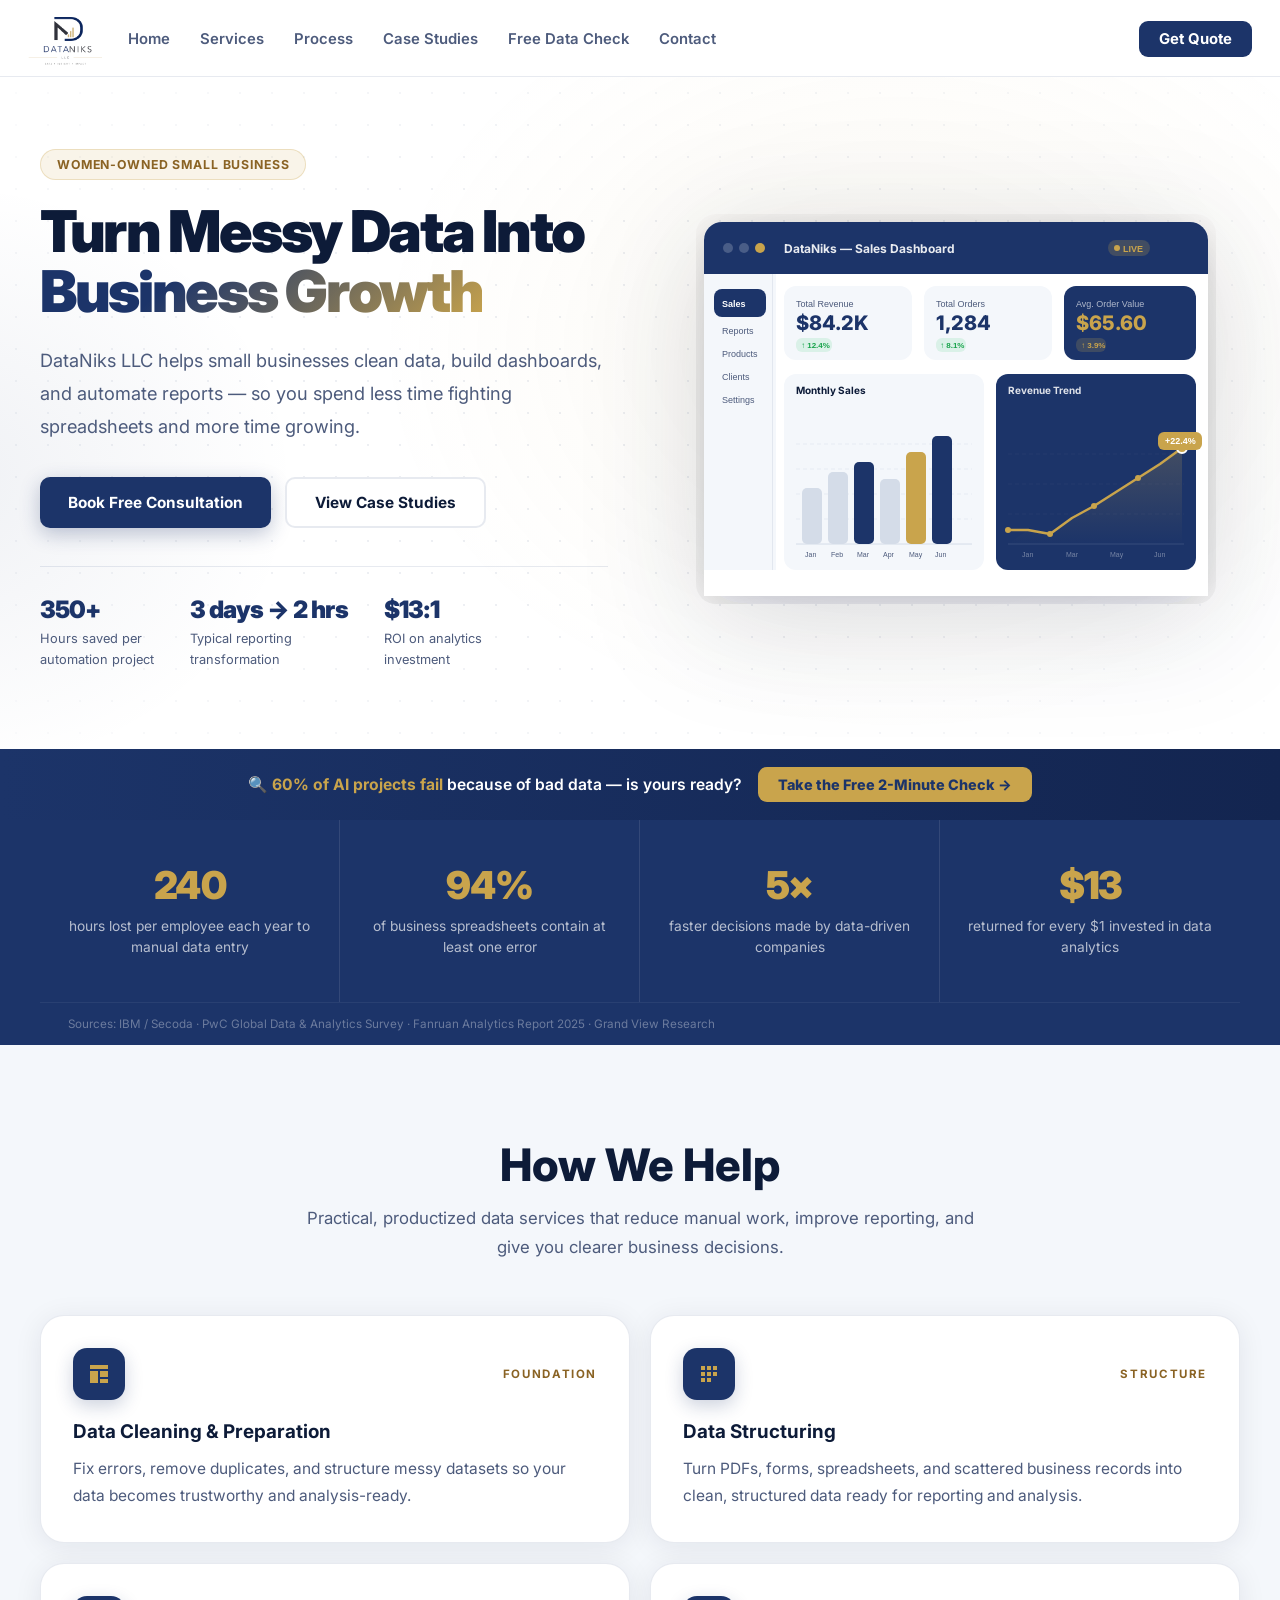
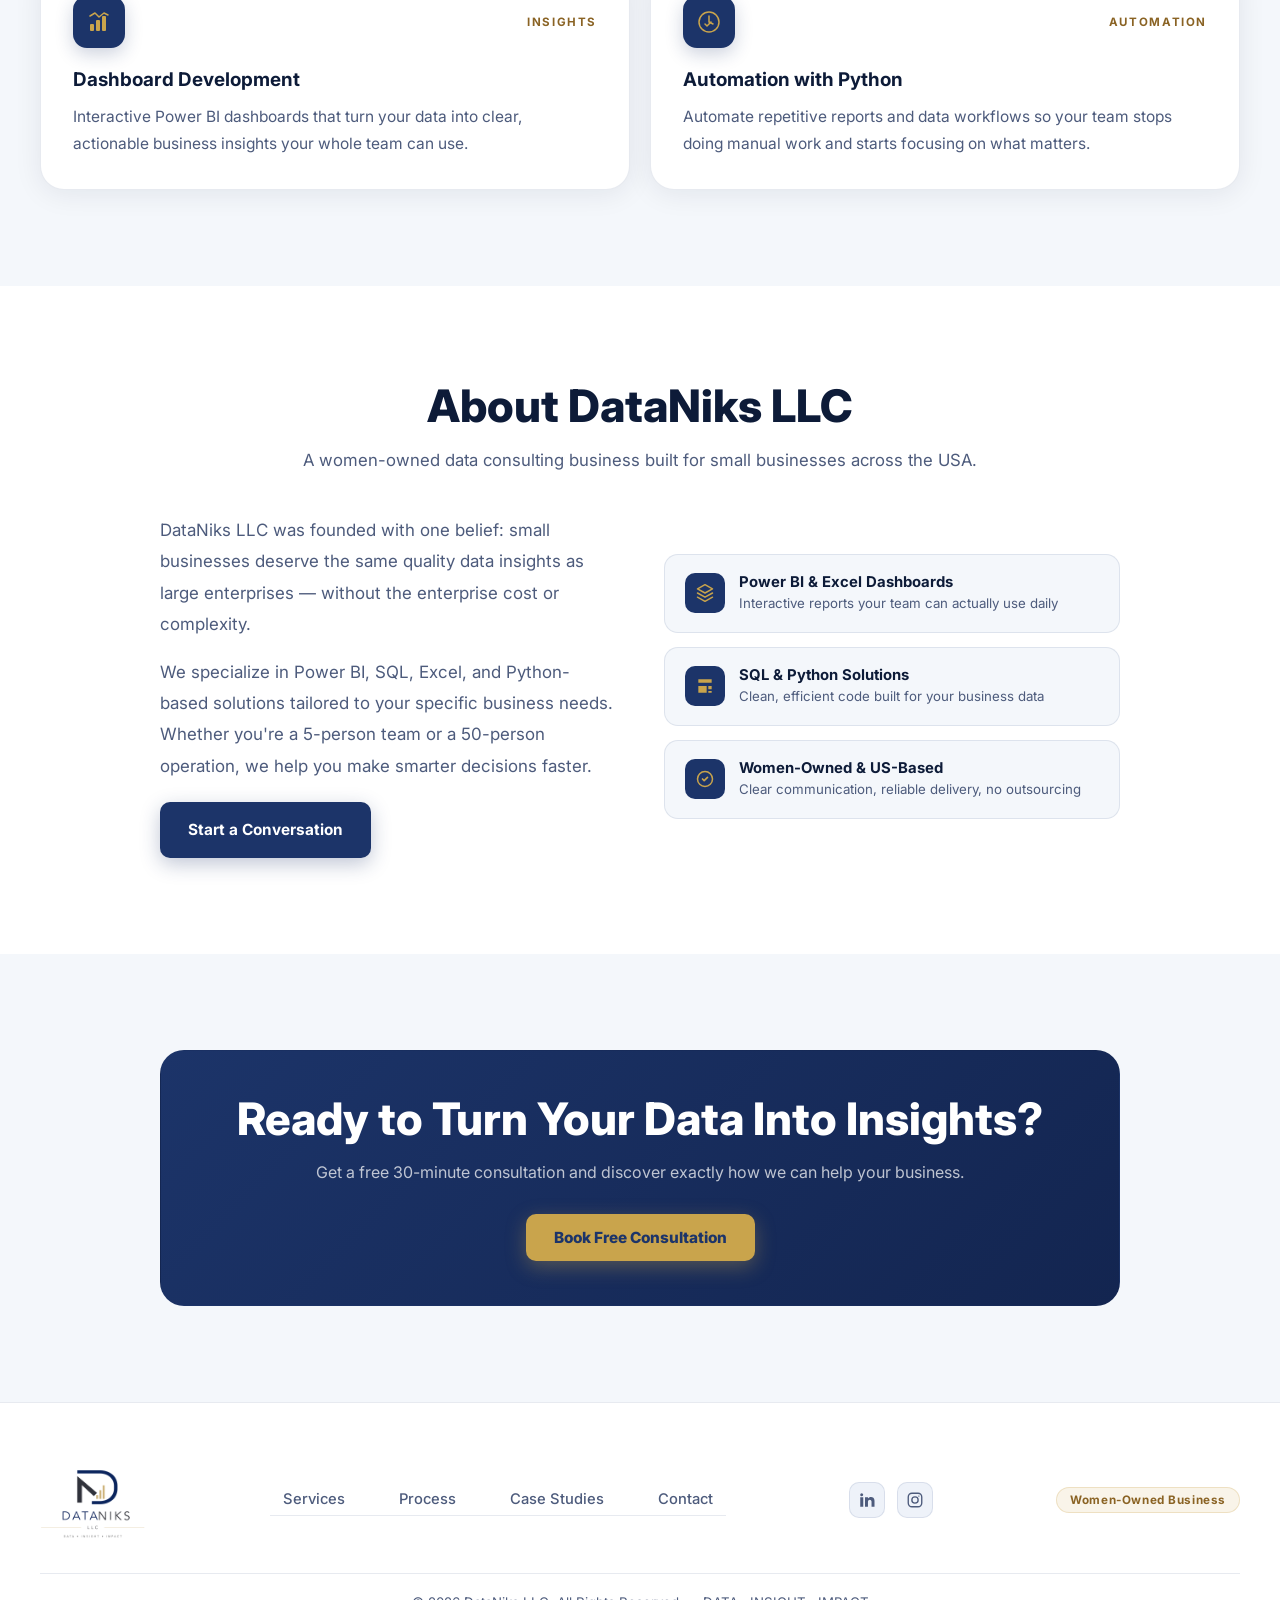
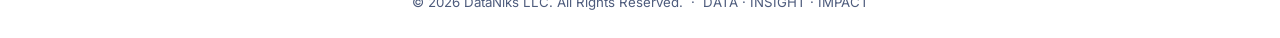
<file: index.html>
<!DOCTYPE html>
<html lang="en">
<head>
  <!-- Google tag (gtag.js) -->
<script async src="https://www.googletagmanager.com/gtag/js?id=G-20KFZWZDN9"></script>
<script>
  window.dataLayer = window.dataLayer || [];
  function gtag(){dataLayer.push(arguments);}
  gtag('js', new Date());

  gtag('config', 'G-20KFZWZDN9');
</script>
<meta charset="UTF-8">
<meta name="viewport" content="width=device-width, initial-scale=1">
<title>Data Analytics Services USA | Dashboard creation, SQL & Python | DataNiks LLC</title>
<meta name="description" content="DataNiks LLC — women-owned data analytics and business intelligence services for small businesses. Power BI dashboards, SQL data solutions, and Python automation.">
<meta name="keywords" content="data analytics services USA, Power BI dashboard developer, freelance data analyst, SQL data services, small business analytics, women-owned business">
<link rel="canonical" href="https://www.dataniks.com/">
<meta name="theme-color" content="#1C3469">

<link rel="icon" type="image/x-icon" href="favicon.ico">
<link rel="icon" type="image/png" sizes="32x32" href="favicon-32x32.png">
<link rel="icon" type="image/png" sizes="16x16" href="favicon-16x16.png">
<link rel="apple-touch-icon" sizes="180x180" href="apple-touch-icon.png">

<meta property="og:type" content="website">
<meta property="og:site_name" content="DataNiks LLC">
<meta property="og:title" content="Data Analytics Services USA | DataNiks LLC">
<meta property="og:description" content="Women-owned data analytics and business intelligence services for small businesses. Power BI dashboards, SQL data solutions, and Python automation.">
<meta property="og:url" content="https://www.dataniks.com/">
<meta property="og:image" content="https://www.dataniks.com/og-image.jpg">
<meta property="og:image:width" content="1200">
<meta property="og:image:height" content="630">
<meta name="twitter:card" content="summary_large_image">
<meta name="twitter:title" content="Data Analytics Services USA | DataNiks LLC">
<meta name="twitter:description" content="Women-owned data analytics and business intelligence services for small businesses. Power BI dashboards, SQL data solutions, and Python automation.">
<meta name="twitter:image" content="https://www.dataniks.com/og-image.jpg">

<script type="application/ld+json">
{
  "@context": "https://schema.org",
  "@type": "ProfessionalService",
  "name": "DataNiks LLC",
  "url": "https://www.dataniks.com/",
  "logo": "https://www.dataniks.com/logo.png",
  "image": "https://www.dataniks.com/og-image.jpg",
  "description": "Women-owned data analytics and business intelligence services for small businesses, including data cleaning, Power BI dashboards, SQL solutions, and Python automation.",
  "email": "datanikadmin@gmail.com",
  "areaServed": "US",
  "sameAs": [
    "https://www.linkedin.com/company/dataniks-llc/",
    "https://www.instagram.com/dataniks/"
  ]
}
</script>

<link rel="stylesheet" href="styles.css">
<style>
/* Page-specific hero adjustments */
.hero-text h1{text-align:left}
.hero-text p{text-align:left}
/* Service cards on homepage keep dark inner background */
.service-card{background:var(--panel)}
/* Data check promo banner */
.promo-banner{
  background:linear-gradient(90deg,var(--navy),var(--navy-dark));
  padding:18px 20px;
}
.promo-inner{
  max-width:1200px;margin:0 auto;
  display:flex;align-items:center;justify-content:center;gap:16px;
  flex-wrap:wrap;text-align:center;
}
.promo-inner p{color:#fff;font-weight:600;font-size:.98rem;margin:0}
.promo-inner strong{color:var(--gold)}
.promo-inner a{
  background:var(--gold);color:var(--navy);font-weight:800;
  padding:9px 20px;border-radius:9px;font-size:.9rem;
  white-space:nowrap;transition:background .15s,transform .15s;
}
.promo-inner a:hover{background:var(--gold-light);transform:translateY(-1px)}
/* About section */
.about-inner{display:grid;grid-template-columns:1fr 1fr;gap:48px;align-items:center;max-width:960px;margin:0 auto}
.about-inner p{font-size:1.06rem;line-height:1.85;color:var(--text-secondary);margin-bottom:16px}
.about-inner p:last-child{margin-bottom:0}
.about-badges{display:flex;flex-direction:column;gap:14px}
.about-badge-item{
  display:flex;align-items:flex-start;gap:14px;
  padding:18px 20px;border-radius:14px;
  background:var(--bg);border:1px solid var(--border);
}
.ab-icon{
  width:40px;height:40px;border-radius:10px;
  background:var(--navy);display:grid;place-items:center;
  flex-shrink:0;
}
.ab-title{font-size:.93rem;font-weight:700;color:var(--text-primary);margin-bottom:3px}
.ab-desc{font-size:.83rem;color:var(--text-secondary);line-height:1.5}
@media(max-width:860px){.about-inner{grid-template-columns:1fr}}
</style>
</head>
<body class="light">

<nav>
  <ul>
    <li class="nav-brand"><a href="index.html"><img src="logo.png" alt="DataNiks LLC" class="nav-logo"></a></li>
    <li class="nav-toggle-wrap"><button class="nav-toggle" aria-label="Toggle menu" aria-expanded="false"><span></span><span></span><span></span></button></li>
    <li><a href="index.html">Home</a></li>
    <li><a href="DataNiks-services.html">Services</a></li>
    <li><a href="DataNiks-process.html">Process</a></li>
    <li><a href="DataNiks-cases.html">Case Studies</a></li>
    <li><a href="DataNiks-data-check.html">Free Data Check</a></li>
    <li><a href="DataNiks-contact.html">Contact</a></li>
    <li class="nav-spacer"></li>
    <li><a class="nav-cta" href="DataNiks-contact.html">Get Quote</a></li>
  </ul>
</nav>

<!-- ── HERO ── -->
<section class="hero">
  <div class="section-inner hero-grid">

    <div class="hero-text">
      <span class="trust-badge">Women-Owned Small Business</span>
      <h1>Turn Messy Data Into<br><span class="hl">Business Growth</span></h1>
      <p>DataNiks LLC helps small businesses clean data, build dashboards, and automate reports — so you spend less time fighting spreadsheets and more time growing.</p>
      <div class="hero-actions">
        <a class="btn btn-primary" href="DataNiks-contact.html">Book Free Consultation</a>
        <a class="btn btn-secondary" href="DataNiks-cases.html">View Case Studies</a>
      </div>
      <div class="hero-proof">
        <div class="proof-item">
          <span class="proof-num">350+</span>
          <span class="proof-label">Hours saved per<br>automation project</span>
        </div>
        <div class="proof-item">
          <span class="proof-num">3 days → 2 hrs</span>
          <span class="proof-label">Typical reporting<br>transformation</span>
        </div>
        <div class="proof-item">
          <span class="proof-num">$13:1</span>
          <span class="proof-label">ROI on analytics<br>investment</span>
        </div>
      </div>
    </div>

    <div class="hero-visual">
      <!-- Dashboard Illustration -->
      <svg class="dash-svg" viewBox="0 0 520 390" xmlns="http://www.w3.org/2000/svg">
        <defs>
          <linearGradient id="areaG" x1="0" y1="0" x2="0" y2="1">
            <stop offset="0%" stop-color="#C9A44C" stop-opacity="0.22"/>
            <stop offset="100%" stop-color="#C9A44C" stop-opacity="0"/>
          </linearGradient>
          <filter id="cardShadow" x="-5%" y="-5%" width="110%" height="120%">
            <feDropShadow dx="0" dy="8" stdDeviation="20" flood-color="#0D1B38" flood-opacity="0.14"/>
          </filter>
        </defs>

        <!-- Main card -->
        <rect x="8" y="8" width="504" height="374" rx="18" fill="white" filter="url(#cardShadow)"/>

        <!-- Header bar -->
        <rect x="8" y="8" width="504" height="52" rx="18" fill="#1C3469"/>
        <rect x="8" y="40" width="504" height="20" fill="#1C3469"/>

        <!-- Window dots -->
        <circle cx="32" cy="34" r="5" fill="rgba(255,255,255,.2)"/>
        <circle cx="48" cy="34" r="5" fill="rgba(255,255,255,.2)"/>
        <circle cx="64" cy="34" r="5" fill="#C9A44C"/>

        <!-- Header title -->
        <text x="88" y="39" fill="rgba(255,255,255,.9)" font-size="12" font-family="Inter,Arial,sans-serif" font-weight="700">DataNiks — Sales Dashboard</text>
        <!-- Live badge -->
        <rect x="412" y="26" width="42" height="16" rx="8" fill="rgba(201,164,76,.22)"/>
        <circle cx="421" cy="34" r="3" fill="#C9A44C"/>
        <text x="427" y="38" fill="#C9A44C" font-size="9" font-family="Arial,sans-serif" font-weight="700">LIVE</text>

        <!-- Left sidebar -->
        <rect x="8" y="60" width="72" height="322" fill="#F4F7FB" rx="0"/>
        <rect x="76" y="60" width="1" height="322" fill="rgba(28,52,105,.08)"/>
        <!-- Sidebar nav items -->
        <rect x="18" y="75" width="52" height="28" rx="8" fill="#1C3469"/>
        <text x="26" y="93" fill="white" font-size="9" font-family="Arial,sans-serif" font-weight="600">Sales</text>
        <text x="26" y="120" fill="#4D5B7C" font-size="9" font-family="Arial,sans-serif">Reports</text>
        <text x="26" y="143" fill="#4D5B7C" font-size="9" font-family="Arial,sans-serif">Products</text>
        <text x="26" y="166" fill="#4D5B7C" font-size="9" font-family="Arial,sans-serif">Clients</text>
        <text x="26" y="189" fill="#4D5B7C" font-size="9" font-family="Arial,sans-serif">Settings</text>

        <!-- ── KPI CARDS ROW ── -->
        <!-- KPI 1: Revenue -->
        <rect x="88" y="72" width="128" height="74" rx="12" fill="#F4F7FB"/>
        <text x="100" y="93" fill="#4D5B7C" font-size="9" font-family="Arial,sans-serif">Total Revenue</text>
        <text x="100" y="116" fill="#1C3469" font-size="20" font-family="Inter,Arial,sans-serif" font-weight="800">$84.2K</text>
        <rect x="100" y="124" width="36" height="14" rx="6" fill="rgba(34,197,94,.12)"/>
        <text x="105" y="134" fill="#16A34A" font-size="8" font-family="Arial,sans-serif" font-weight="700">↑ 12.4%</text>

        <!-- KPI 2: Orders -->
        <rect x="228" y="72" width="128" height="74" rx="12" fill="#F4F7FB"/>
        <text x="240" y="93" fill="#4D5B7C" font-size="9" font-family="Arial,sans-serif">Total Orders</text>
        <text x="240" y="116" fill="#1C3469" font-size="20" font-family="Inter,Arial,sans-serif" font-weight="800">1,284</text>
        <rect x="240" y="124" width="30" height="14" rx="6" fill="rgba(34,197,94,.12)"/>
        <text x="244" y="134" fill="#16A34A" font-size="8" font-family="Arial,sans-serif" font-weight="700">↑ 8.1%</text>

        <!-- KPI 3: Avg Order (highlighted in navy) -->
        <rect x="368" y="72" width="132" height="74" rx="12" fill="#1C3469"/>
        <text x="380" y="93" fill="rgba(255,255,255,.65)" font-size="9" font-family="Arial,sans-serif">Avg. Order Value</text>
        <text x="380" y="116" fill="#C9A44C" font-size="20" font-family="Inter,Arial,sans-serif" font-weight="800">$65.60</text>
        <rect x="380" y="124" width="30" height="14" rx="6" fill="rgba(201,164,76,.2)"/>
        <text x="385" y="134" fill="#C9A44C" font-size="8" font-family="Arial,sans-serif" font-weight="700">↑ 3.9%</text>

        <!-- ── BAR CHART ── -->
        <rect x="88" y="160" width="200" height="196" rx="12" fill="#F4F7FB"/>
        <text x="100" y="180" fill="#0D1B38" font-size="10" font-family="Inter,Arial,sans-serif" font-weight="700">Monthly Sales</text>

        <!-- Grid lines -->
        <line x1="100" y1="330" x2="276" y2="330" stroke="#D4DCE8" stroke-width="1"/>
        <line x1="100" y1="305" x2="276" y2="305" stroke="#D4DCE8" stroke-width="0.5" stroke-dasharray="4,3"/>
        <line x1="100" y1="280" x2="276" y2="280" stroke="#D4DCE8" stroke-width="0.5" stroke-dasharray="4,3"/>
        <line x1="100" y1="255" x2="276" y2="255" stroke="#D4DCE8" stroke-width="0.5" stroke-dasharray="4,3"/>
        <line x1="100" y1="230" x2="276" y2="230" stroke="#D4DCE8" stroke-width="0.5" stroke-dasharray="4,3"/>

        <!-- Bars Jan–Jun -->
        <rect x="106" y="274" width="20" height="56" rx="5" fill="#D4DCE8"/>
        <text x="109" y="343" fill="#4D5B7C" font-size="7" font-family="Arial">Jan</text>
        <rect x="132" y="258" width="20" height="72" rx="5" fill="#D4DCE8"/>
        <text x="135" y="343" fill="#4D5B7C" font-size="7" font-family="Arial">Feb</text>
        <rect x="158" y="248" width="20" height="82" rx="5" fill="#1C3469"/>
        <text x="161" y="343" fill="#4D5B7C" font-size="7" font-family="Arial">Mar</text>
        <rect x="184" y="265" width="20" height="65" rx="5" fill="#D4DCE8"/>
        <text x="187" y="343" fill="#4D5B7C" font-size="7" font-family="Arial">Apr</text>
        <rect x="210" y="238" width="20" height="92" rx="5" fill="#C9A44C"/>
        <text x="213" y="343" fill="#4D5B7C" font-size="7" font-family="Arial">May</text>
        <rect x="236" y="222" width="20" height="108" rx="5" fill="#1C3469"/>
        <text x="239" y="343" fill="#4D5B7C" font-size="7" font-family="Arial">Jun</text>

        <!-- ── LINE CHART ── -->
        <rect x="300" y="160" width="200" height="196" rx="12" fill="#1C3469"/>
        <text x="312" y="180" fill="rgba(255,255,255,.85)" font-size="10" font-family="Inter,Arial,sans-serif" font-weight="700">Revenue Trend</text>

        <!-- Grid lines dark -->
        <line x1="312" y1="330" x2="488" y2="330" stroke="rgba(255,255,255,.12)" stroke-width="1"/>
        <line x1="312" y1="300" x2="488" y2="300" stroke="rgba(255,255,255,.07)" stroke-width="0.5" stroke-dasharray="4,3"/>
        <line x1="312" y1="270" x2="488" y2="270" stroke="rgba(255,255,255,.07)" stroke-width="0.5" stroke-dasharray="4,3"/>
        <line x1="312" y1="240" x2="488" y2="240" stroke="rgba(255,255,255,.07)" stroke-width="0.5" stroke-dasharray="4,3"/>

        <!-- Area fill -->
        <polygon points="312,330 332,316 354,320 376,304 398,292 420,278 442,264 464,250 486,234 486,330" fill="url(#areaG)"/>
        <!-- Line -->
        <polyline points="312,316 332,316 354,320 376,304 398,292 420,278 442,264 464,250 486,234"
                  fill="none" stroke="#C9A44C" stroke-width="2.5" stroke-linecap="round" stroke-linejoin="round"/>
        <!-- Dots -->
        <circle cx="312" cy="316" r="3" fill="#C9A44C"/>
        <circle cx="354" cy="320" r="3" fill="#C9A44C"/>
        <circle cx="398" cy="292" r="3" fill="#C9A44C"/>
        <circle cx="442" cy="264" r="3" fill="#C9A44C"/>
        <!-- Last dot highlighted -->
        <circle cx="486" cy="234" r="5" fill="#C9A44C" stroke="white" stroke-width="2"/>
        <!-- Tooltip -->
        <rect x="462" y="218" width="44" height="18" rx="6" fill="#C9A44C"/>
        <text x="469" y="230" fill="white" font-size="9" font-family="Arial,sans-serif" font-weight="800">+22.4%</text>

        <!-- Month labels line chart -->
        <text x="326" y="343" fill="rgba(255,255,255,.4)" font-size="7" font-family="Arial">Jan</text>
        <text x="370" y="343" fill="rgba(255,255,255,.4)" font-size="7" font-family="Arial">Mar</text>
        <text x="414" y="343" fill="rgba(255,255,255,.4)" font-size="7" font-family="Arial">May</text>
        <text x="458" y="343" fill="rgba(255,255,255,.4)" font-size="7" font-family="Arial">Jun</text>

        <!-- Bottom border radius fix -->
        <rect x="8" y="362" width="504" height="20" rx="0" fill="white"/>
        <rect x="8" y="356" width="504" height="26" rx="0" fill="white"/>
        <rect x="8" y="364" width="504" height="18" rx="18" fill="white"/>
      </svg>
    </div>

  </div>
</section>

<!-- ── FREE DATA CHECK PROMO ── -->
<section class="promo-banner">
  <div class="promo-inner">
    <p>🔍 <strong>60% of AI projects fail</strong> because of bad data — is yours ready?</p>
    <a href="DataNiks-data-check.html">Take the Free 2-Minute Check →</a>
  </div>
</section>

<!-- ── STATS STRIP ── -->
<section class="stats-strip">
  <div class="stats-grid">
    <div class="stat-item">
      <div class="stat-number">240</div>
      <div class="stat-label">hours lost per employee each year to manual data entry</div>
    </div>
    <div class="stat-item">
      <div class="stat-number">94%</div>
      <div class="stat-label">of business spreadsheets contain at least one error</div>
    </div>
    <div class="stat-item">
      <div class="stat-number">5×</div>
      <div class="stat-label">faster decisions made by data-driven companies</div>
    </div>
    <div class="stat-item">
      <div class="stat-number">$13</div>
      <div class="stat-label">returned for every $1 invested in data analytics</div>
    </div>
  </div>
  <p class="stats-sources">Sources: IBM / Secoda · PwC Global Data &amp; Analytics Survey · Fanruan Analytics Report 2025 · Grand View Research</p>
</section>

<!-- ── HOW WE HELP ── -->
<section class="section" style="background:var(--bg)">
  <div class="section-inner">
    <h2>How We Help</h2>
    <p class="section-subtitle">Practical, productized data services that reduce manual work, improve reporting, and give you clearer business decisions.</p>
    <div class="services-grid">

      <article class="service-card">
        <div class="service-top">
          <div class="service-icon">
            <svg width="24" height="24" fill="none" viewBox="0 0 24 24"><path d="M3 3h18v4H3V3zm0 6h8v12H3V9zm10 0h8v6h-8V9zm0 8h8v4h-8v-4z" fill="#C9A44C"/></svg>
          </div>
          <span class="service-tag">Foundation</span>
        </div>
        <h3>Data Cleaning &amp; Preparation</h3>
        <p>Fix errors, remove duplicates, and structure messy datasets so your data becomes trustworthy and analysis-ready.</p>
      </article>

      <article class="service-card">
        <div class="service-top">
          <div class="service-icon">
            <svg width="24" height="24" fill="none" viewBox="0 0 24 24"><path d="M4 4h4v4H4V4zm6 0h4v4h-4V4zm6 0h4v4h-4V4zM4 10h4v4H4v-4zm6 0h4v4h-4v-4zm6 0h4v4h-4v-4zM4 16h4v4H4v-4zm6 0h4v4h-4v-4z" fill="#C9A44C"/></svg>
          </div>
          <span class="service-tag">Structure</span>
        </div>
        <h3>Data Structuring</h3>
        <p>Turn PDFs, forms, spreadsheets, and scattered business records into clean, structured data ready for reporting and analysis.</p>
      </article>

      <article class="service-card">
        <div class="service-top">
          <div class="service-icon">
            <svg width="24" height="24" fill="none" viewBox="0 0 24 24"><rect x="3" y="14" width="4" height="7" rx="1" fill="#C9A44C"/><rect x="9" y="10" width="4" height="11" rx="1" fill="#C9A44C"/><rect x="15" y="6" width="4" height="15" rx="1" fill="#C9A44C"/><path d="M3 6l5-3 4 4 5-4 4 2" stroke="#C9A44C" stroke-width="1.5" stroke-linecap="round" stroke-linejoin="round"/></svg>
          </div>
          <span class="service-tag">Insights</span>
        </div>
        <h3>Dashboard Development</h3>
        <p>Interactive Power BI dashboards that turn your data into clear, actionable business insights your whole team can use.</p>
      </article>

      <article class="service-card">
        <div class="service-top">
          <div class="service-icon">
            <svg width="24" height="24" fill="none" viewBox="0 0 24 24"><path d="M12 2a10 10 0 100 20A10 10 0 0012 2z" stroke="#C9A44C" stroke-width="1.5"/><path d="M12 6v6l4 2" stroke="#C9A44C" stroke-width="1.5" stroke-linecap="round"/><path d="M8 14l2 2 4-4" stroke="#C9A44C" stroke-width="1.5" stroke-linecap="round" stroke-linejoin="round"/></svg>
          </div>
          <span class="service-tag">Automation</span>
        </div>
        <h3>Automation with Python</h3>
        <p>Automate repetitive reports and data workflows so your team stops doing manual work and starts focusing on what matters.</p>
      </article>

    </div>
  </div>
</section>

<!-- ── ABOUT ── -->
<section class="section" style="background:var(--bg-soft)">
  <div class="section-inner">
    <h2>About DataNiks LLC</h2>
    <p class="section-subtitle" style="margin-bottom:40px">A women-owned data consulting business built for small businesses across the USA.</p>
    <div class="about-inner">
      <div>
        <p>DataNiks LLC was founded with one belief: small businesses deserve the same quality data insights as large enterprises — without the enterprise cost or complexity.</p>
        <p>We specialize in Power BI, SQL, Excel, and Python-based solutions tailored to your specific business needs. Whether you're a 5-person team or a 50-person operation, we help you make smarter decisions faster.</p>
        <p style="margin-top:20px"><a class="btn btn-primary" href="DataNiks-contact.html">Start a Conversation</a></p>
      </div>
      <div class="about-badges">
        <div class="about-badge-item">
          <div class="ab-icon"><svg width="20" height="20" fill="none" viewBox="0 0 24 24"><path d="M12 2L3 7l9 5 9-5-9-5zM3 12l9 5 9-5M3 17l9 5 9-5" stroke="#C9A44C" stroke-width="1.8" stroke-linecap="round" stroke-linejoin="round"/></svg></div>
          <div><div class="ab-title">Power BI &amp; Excel Dashboards</div><div class="ab-desc">Interactive reports your team can actually use daily</div></div>
        </div>
        <div class="about-badge-item">
          <div class="ab-icon"><svg width="20" height="20" fill="none" viewBox="0 0 24 24"><path d="M4 4h16v4H4V4zm0 8h10v8H4v-8zm12 0h4v4h-4v-4zm0 6h4v2h-4v-2z" fill="#C9A44C"/></svg></div>
          <div><div class="ab-title">SQL &amp; Python Solutions</div><div class="ab-desc">Clean, efficient code built for your business data</div></div>
        </div>
        <div class="about-badge-item">
          <div class="ab-icon"><svg width="20" height="20" fill="none" viewBox="0 0 24 24"><path d="M9 12l2 2 4-4" stroke="#C9A44C" stroke-width="2" stroke-linecap="round" stroke-linejoin="round"/><circle cx="12" cy="12" r="9" stroke="#C9A44C" stroke-width="1.8"/></svg></div>
          <div><div class="ab-title">Women-Owned &amp; US-Based</div><div class="ab-desc">Clear communication, reliable delivery, no outsourcing</div></div>
        </div>
      </div>
    </div>
  </div>
</section>

<!-- ── CTA ── -->
<section class="section" style="background:var(--bg)">
  <div class="section-inner">
    <div class="cta-panel">
      <h2>Ready to Turn Your Data Into Insights?</h2>
      <p>Get a free 30-minute consultation and discover exactly how we can help your business.</p>
      <a class="btn btn-gold" href="DataNiks-contact.html">Book Free Consultation</a>
    </div>
  </div>
</section>

<footer>
  <div class="footer-inner">
    <img src="logo.png" alt="DataNiks LLC" class="footer-logo">
    <nav class="footer-links">
      <a href="DataNiks-services.html">Services</a>
      <a href="DataNiks-process.html">Process</a>
      <a href="DataNiks-cases.html">Case Studies</a>
      <a href="DataNiks-contact.html">Contact</a>
    </nav>
    <div class="footer-social">
      <a href="https://www.linkedin.com/company/dataniks-llc/" target="_blank" rel="noopener" aria-label="DataNiks LLC on LinkedIn"><svg viewBox="0 0 24 24" fill="currentColor"><path d="M6.94 5a2 2 0 11-4-.002 2 2 0 014 .002zM7 8.48H3V21h4V8.48zm6.32 0H9.34V21h3.94v-6.57c0-3.66 4.77-3.96 4.77 0V21H22v-7.93c0-6.17-7.06-5.94-8.68-2.91V8.48z"/></svg></a>
      <a href="https://www.instagram.com/dataniks/" target="_blank" rel="noopener" aria-label="DataNiks LLC on Instagram"><svg viewBox="0 0 24 24" fill="none" stroke="currentColor" stroke-width="1.8"><rect x="3" y="3" width="18" height="18" rx="5"/><circle cx="12" cy="12" r="4.2"/><circle cx="17.2" cy="6.8" r=".9" fill="currentColor" stroke="none"/></svg></a>
    </div>
    <span class="footer-badge">Women-Owned Business</span>
  </div>
  <p class="footer-copy">© 2026 DataNiks LLC. All Rights Reserved. &nbsp;·&nbsp; DATA · INSIGHT · IMPACT</p>
</footer>

<script src="script.js"></script>
</body>
</html>
</file>
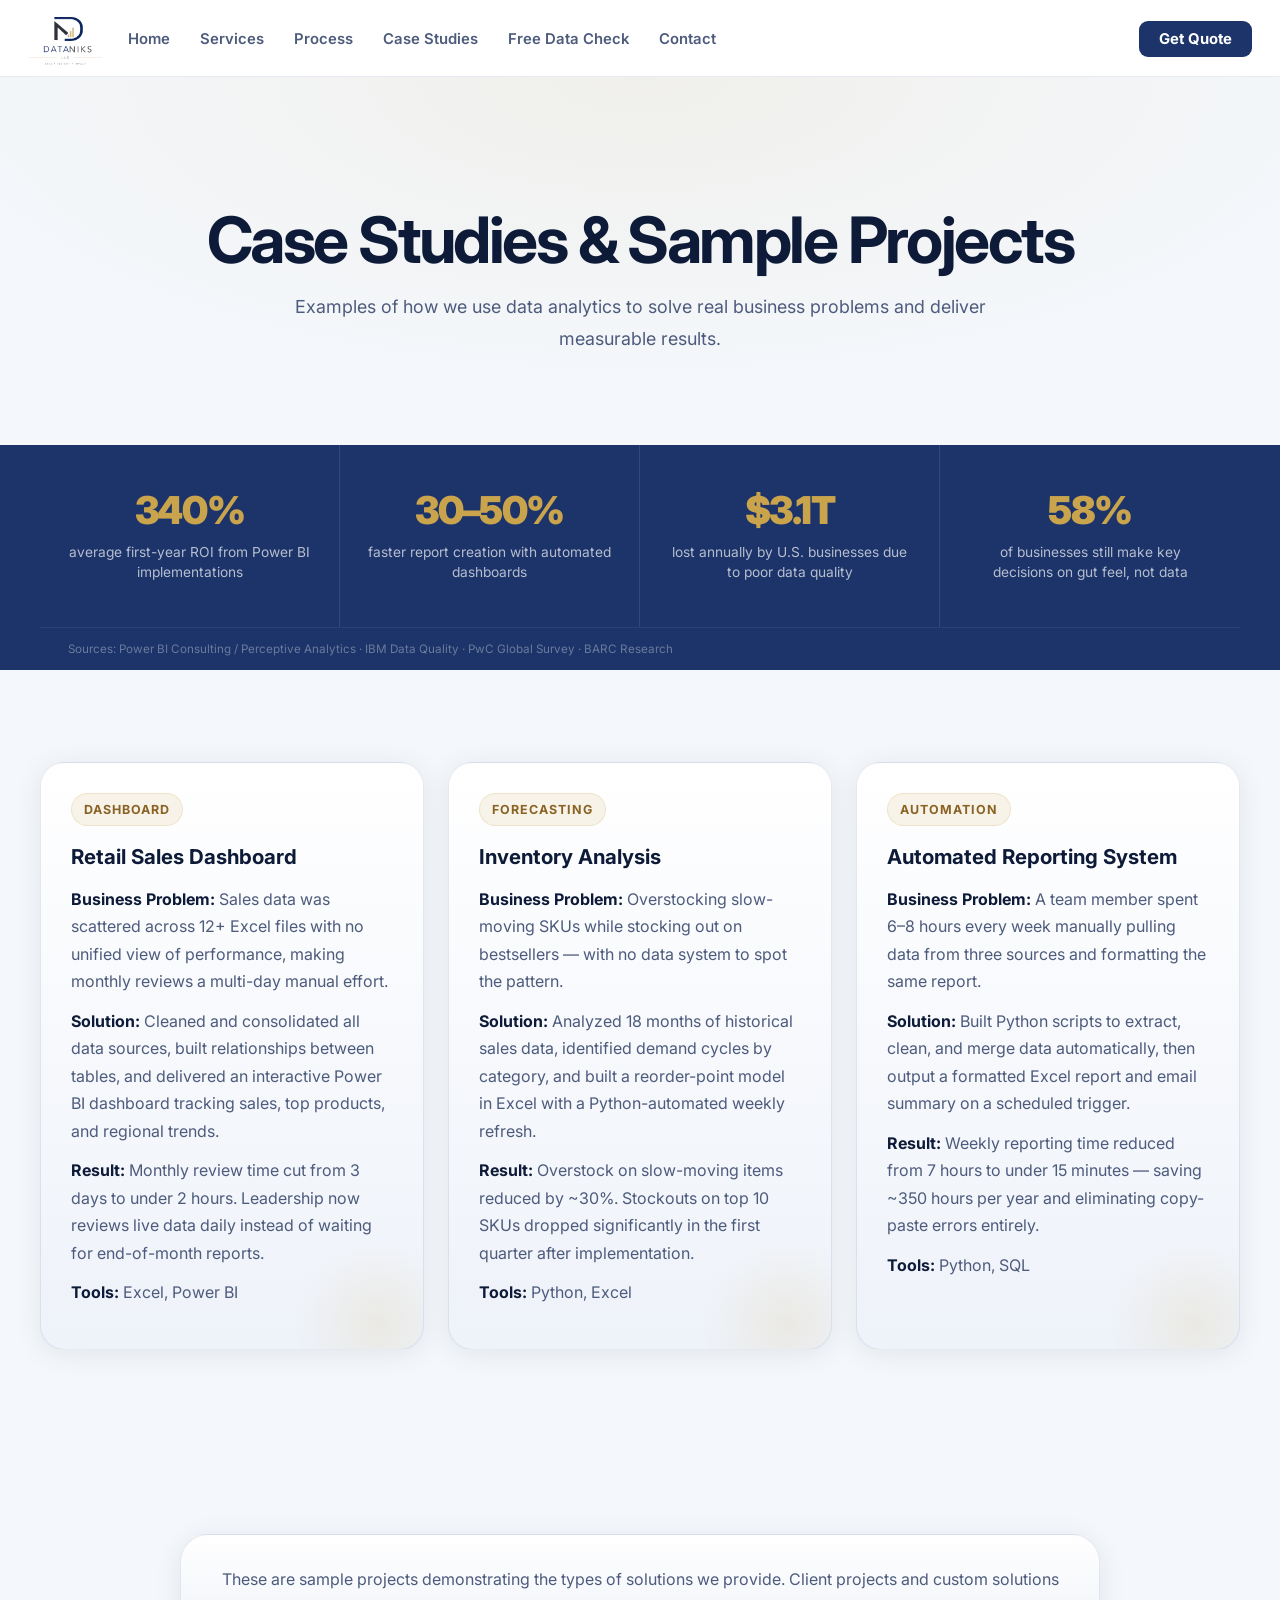
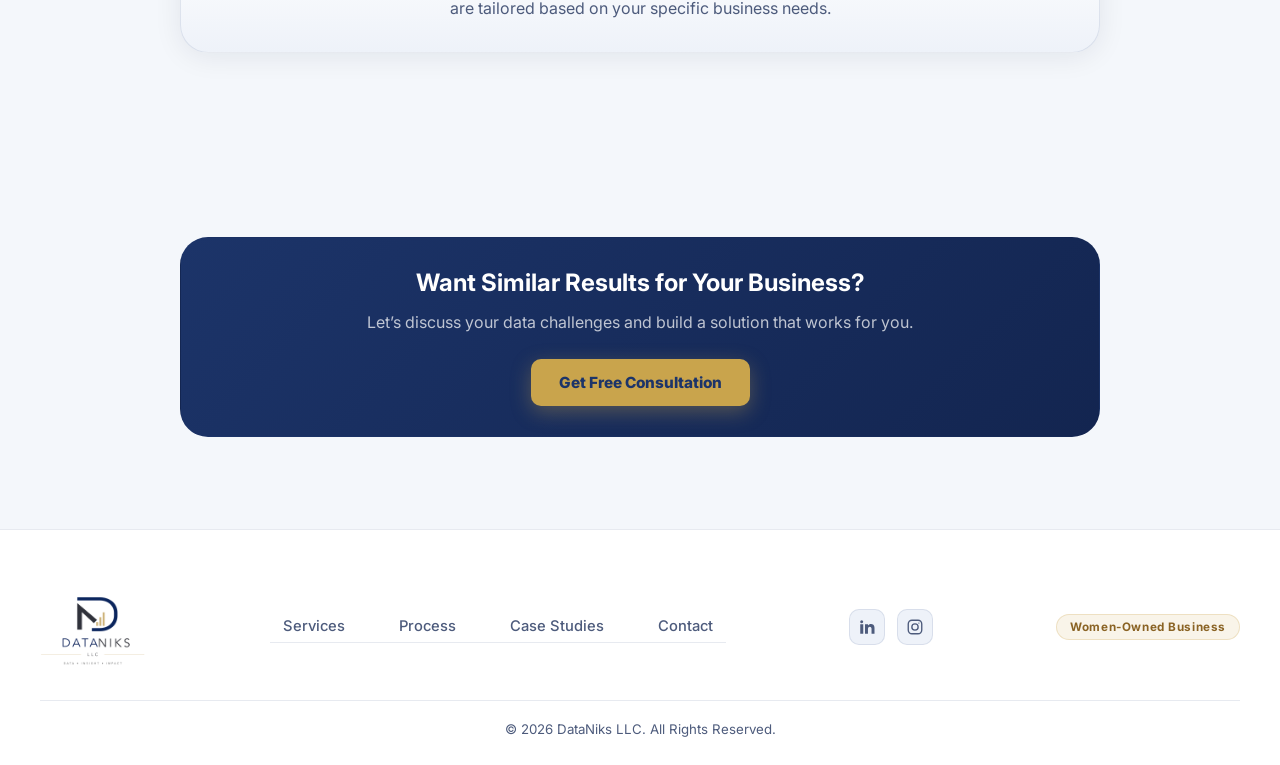
<file: DataNiks-cases.html>
<!DOCTYPE html>
<html lang="en">
<head>
  <!-- Google tag (gtag.js) -->
<script async src="https://www.googletagmanager.com/gtag/js?id=G-20KFZWZDN9"></script>
<script>
  window.dataLayer = window.dataLayer || [];
  function gtag(){dataLayer.push(arguments);}
  gtag('js', new Date());

  gtag('config', 'G-20KFZWZDN9');
</script>
<meta charset="UTF-8">
<meta name="viewport" content="width=device-width, initial-scale=1">
<title>Case Studies | DataNiks LLC</title>
<meta name="description" content="Real examples of how DataNiks LLC uses data cleaning, dashboards, and automation to solve business problems and deliver measurable results.">
<link rel="canonical" href="https://www.dataniks.com/DataNiks-cases.html">
<meta name="theme-color" content="#1C3469">

<link rel="icon" type="image/x-icon" href="favicon.ico">
<link rel="icon" type="image/png" sizes="32x32" href="favicon-32x32.png">
<link rel="icon" type="image/png" sizes="16x16" href="favicon-16x16.png">
<link rel="apple-touch-icon" sizes="180x180" href="apple-touch-icon.png">

<meta property="og:type" content="website">
<meta property="og:site_name" content="DataNiks LLC">
<meta property="og:title" content="Case Studies | DataNiks LLC">
<meta property="og:description" content="Real examples of how DataNiks LLC uses data cleaning, dashboards, and automation to solve business problems and deliver measurable results.">
<meta property="og:url" content="https://www.dataniks.com/DataNiks-cases.html">
<meta property="og:image" content="https://www.dataniks.com/og-image.jpg">
<meta property="og:image:width" content="1200">
<meta property="og:image:height" content="630">
<meta name="twitter:card" content="summary_large_image">
<meta name="twitter:title" content="Case Studies | DataNiks LLC">
<meta name="twitter:description" content="Real examples of how DataNiks LLC solves business problems with data.">
<meta name="twitter:image" content="https://www.dataniks.com/og-image.jpg">

<link rel="stylesheet" href="styles.css">
<style>
.case-hero{padding:130px 20px 90px;background:radial-gradient(1200px 500px at 50% 0%, rgba(201,164,76,.09), transparent 60%)}
.case-hero h1{max-width:980px;margin:0 auto 18px;text-align:center;font-size:clamp(2.4rem,5vw,4.8rem);line-height:1.03;letter-spacing:-.04em}
.case-hero p{max-width:760px;margin:0 auto;text-align:center;font-size:1.12rem;line-height:1.8;color:var(--text-secondary)}
.case-grid{display:grid;grid-template-columns:repeat(3,minmax(0,1fr));gap:24px}
.case-card{position:relative;overflow:hidden;padding:30px;border-radius:24px;background:linear-gradient(180deg,var(--panel),var(--panel-2));border:1px solid var(--border);box-shadow:var(--shadow);transition:transform .25s ease,border-color .25s ease,box-shadow .25s ease}
.case-card::before{content:'';position:absolute;inset:auto -40px -60px auto;width:170px;height:170px;background:radial-gradient(circle, rgba(201,164,76,.12), transparent 70%);pointer-events:none}
.case-card:hover{transform:translateY(-8px);border-color:rgba(28,52,105,.2);box-shadow:0 30px 75px rgba(13,27,56,.18)}
.case-badge{display:inline-flex;align-items:center;gap:8px;padding:8px 12px;border-radius:999px;font-size:.78rem;font-weight:700;letter-spacing:.08em;text-transform:uppercase;background:var(--gold-pale);color:var(--gold-deep);border:1px solid rgba(201,164,76,.2);margin-bottom:18px}
.case-card h3{margin:0 0 16px;font-size:1.28rem;line-height:1.25;color:var(--text-primary)}
.case-card p{margin:0 0 12px;color:var(--text-secondary);line-height:1.72;font-size:1rem}
.case-card p strong{color:var(--text-primary)}
.note-panel{max-width:920px;margin:0 auto;padding:30px;border-radius:28px;background:linear-gradient(180deg,var(--panel),var(--panel-2));border:1px solid var(--border);box-shadow:var(--shadow)}
.note-panel p{margin:0;text-align:center;color:var(--text-secondary);line-height:1.8}
.cta-wrap{max-width:920px;margin:0 auto;text-align:center;padding:30px;border-radius:28px;background:linear-gradient(135deg,var(--navy),var(--navy-dark));border:1px solid transparent;text-align:center}
.cta-wrap h2{color:#fff!important}
.cta-wrap p{margin:0 0 22px;color:rgba(255,255,255,.72);line-height:1.7}
.case-section{padding:92px 20px}
@media (max-width:1000px){.case-grid{grid-template-columns:1fr 1fr}}
@media (max-width:680px){.case-grid{grid-template-columns:1fr}.case-hero{padding-top:110px}}
</style>
</head>
<body class="light">
<nav>
  <ul>
    <li class="nav-brand"><a href="index.html"><img src="logo.png" alt="DataNiks LLC" class="nav-logo"></a></li>
    <li class="nav-toggle-wrap"><button class="nav-toggle" aria-label="Toggle menu" aria-expanded="false"><span></span><span></span><span></span></button></li>
    <li><a href="index.html">Home</a></li>
    <li><a href="DataNiks-services.html">Services</a></li>
    <li><a href="DataNiks-process.html">Process</a></li>
    <li><a href="DataNiks-cases.html">Case Studies</a></li>
    <li><a href="DataNiks-data-check.html">Free Data Check</a></li>
    <li><a href="DataNiks-contact.html">Contact</a></li>
    <li class="nav-spacer"></li>
    <li><a class="nav-cta" href="DataNiks-contact.html">Get Quote</a></li>
  </ul>
</nav>

<section class="case-hero">
  <h1>Case Studies &amp; Sample Projects</h1>
  <p>Examples of how we use data analytics to solve real business problems and deliver measurable results.</p>
</section>

<section class="stats-strip">
  <div class="section-inner">
    <div class="stats-grid">
      <div class="stat-item">
        <div class="stat-number">340%</div>
        <div class="stat-label">average first-year ROI from Power BI implementations</div>
      </div>
      <div class="stat-item">
        <div class="stat-number">30–50%</div>
        <div class="stat-label">faster report creation with automated dashboards</div>
      </div>
      <div class="stat-item">
        <div class="stat-number">$3.1T</div>
        <div class="stat-label">lost annually by U.S. businesses due to poor data quality</div>
      </div>
      <div class="stat-item">
        <div class="stat-number">58%</div>
        <div class="stat-label">of businesses still make key decisions on gut feel, not data</div>
      </div>
    </div>
    <p class="stats-sources">Sources: Power BI Consulting / Perceptive Analytics · IBM Data Quality · PwC Global Survey · BARC Research</p>
  </div>
</section>

<section class="case-section">
  <div class="section-inner">
    <div class="case-grid">
      <article class="case-card">
        <div class="case-badge">Dashboard</div>
        <h3>Retail Sales Dashboard</h3>
        <p><strong>Business Problem:</strong> Sales data was scattered across 12+ Excel files with no unified view of performance, making monthly reviews a multi-day manual effort.</p>
        <p><strong>Solution:</strong> Cleaned and consolidated all data sources, built relationships between tables, and delivered an interactive Power BI dashboard tracking sales, top products, and regional trends.</p>
        <p><strong>Result:</strong> Monthly review time cut from 3 days to under 2 hours. Leadership now reviews live data daily instead of waiting for end-of-month reports.</p>
        <p><strong>Tools:</strong> Excel, Power BI</p>
      </article>

      <article class="case-card">
        <div class="case-badge">Forecasting</div>
        <h3>Inventory Analysis</h3>
        <p><strong>Business Problem:</strong> Overstocking slow-moving SKUs while stocking out on bestsellers — with no data system to spot the pattern.</p>
        <p><strong>Solution:</strong> Analyzed 18 months of historical sales data, identified demand cycles by category, and built a reorder-point model in Excel with a Python-automated weekly refresh.</p>
        <p><strong>Result:</strong> Overstock on slow-moving items reduced by ~30%. Stockouts on top 10 SKUs dropped significantly in the first quarter after implementation.</p>
        <p><strong>Tools:</strong> Python, Excel</p>
      </article>

      <article class="case-card">
        <div class="case-badge">Automation</div>
        <h3>Automated Reporting System</h3>
        <p><strong>Business Problem:</strong> A team member spent 6–8 hours every week manually pulling data from three sources and formatting the same report.</p>
        <p><strong>Solution:</strong> Built Python scripts to extract, clean, and merge data automatically, then output a formatted Excel report and email summary on a scheduled trigger.</p>
        <p><strong>Result:</strong> Weekly reporting time reduced from 7 hours to under 15 minutes — saving ~350 hours per year and eliminating copy-paste errors entirely.</p>
        <p><strong>Tools:</strong> Python, SQL</p>
      </article>
    </div>
  </div>
</section>

<section class="case-section">
  <div class="note-panel">
    <p>These are sample projects demonstrating the types of solutions we provide. Client projects and custom solutions are tailored based on your specific business needs.</p>
  </div>
</section>

<section class="case-section">
  <div class="cta-wrap">
    <h2 style="margin:0 0 12px;">Want Similar Results for Your Business?</h2>
    <p>Let’s discuss your data challenges and build a solution that works for you.</p>
    <a class="btn btn-gold" href="DataNiks-contact.html">Get Free Consultation</a>
  </div>
</section>
<footer>
  <div class="footer-inner">
    <img src="logo.png" alt="DataNiks LLC" class="footer-logo">
    <nav class="footer-links">
      <a href="DataNiks-services.html">Services</a>
      <a href="DataNiks-process.html">Process</a>
      <a href="DataNiks-cases.html">Case Studies</a>
      <a href="DataNiks-contact.html">Contact</a>
    </nav>
    <div class="footer-social">
      <a href="https://www.linkedin.com/company/dataniks-llc/" target="_blank" rel="noopener" aria-label="DataNiks LLC on LinkedIn"><svg viewBox="0 0 24 24" fill="currentColor"><path d="M6.94 5a2 2 0 11-4-.002 2 2 0 014 .002zM7 8.48H3V21h4V8.48zm6.32 0H9.34V21h3.94v-6.57c0-3.66 4.77-3.96 4.77 0V21H22v-7.93c0-6.17-7.06-5.94-8.68-2.91V8.48z"/></svg></a>
      <a href="https://www.instagram.com/dataniks/" target="_blank" rel="noopener" aria-label="DataNiks LLC on Instagram"><svg viewBox="0 0 24 24" fill="none" stroke="currentColor" stroke-width="1.8"><rect x="3" y="3" width="18" height="18" rx="5"/><circle cx="12" cy="12" r="4.2"/><circle cx="17.2" cy="6.8" r=".9" fill="currentColor" stroke="none"/></svg></a>
    </div>
    <span class="footer-badge">Women-Owned Business</span>
  </div>
  <p class="footer-copy">© 2026 DataNiks LLC. All Rights Reserved.</p>
</footer>
<script src="script.js"></script>
</body>
</html>
</file>
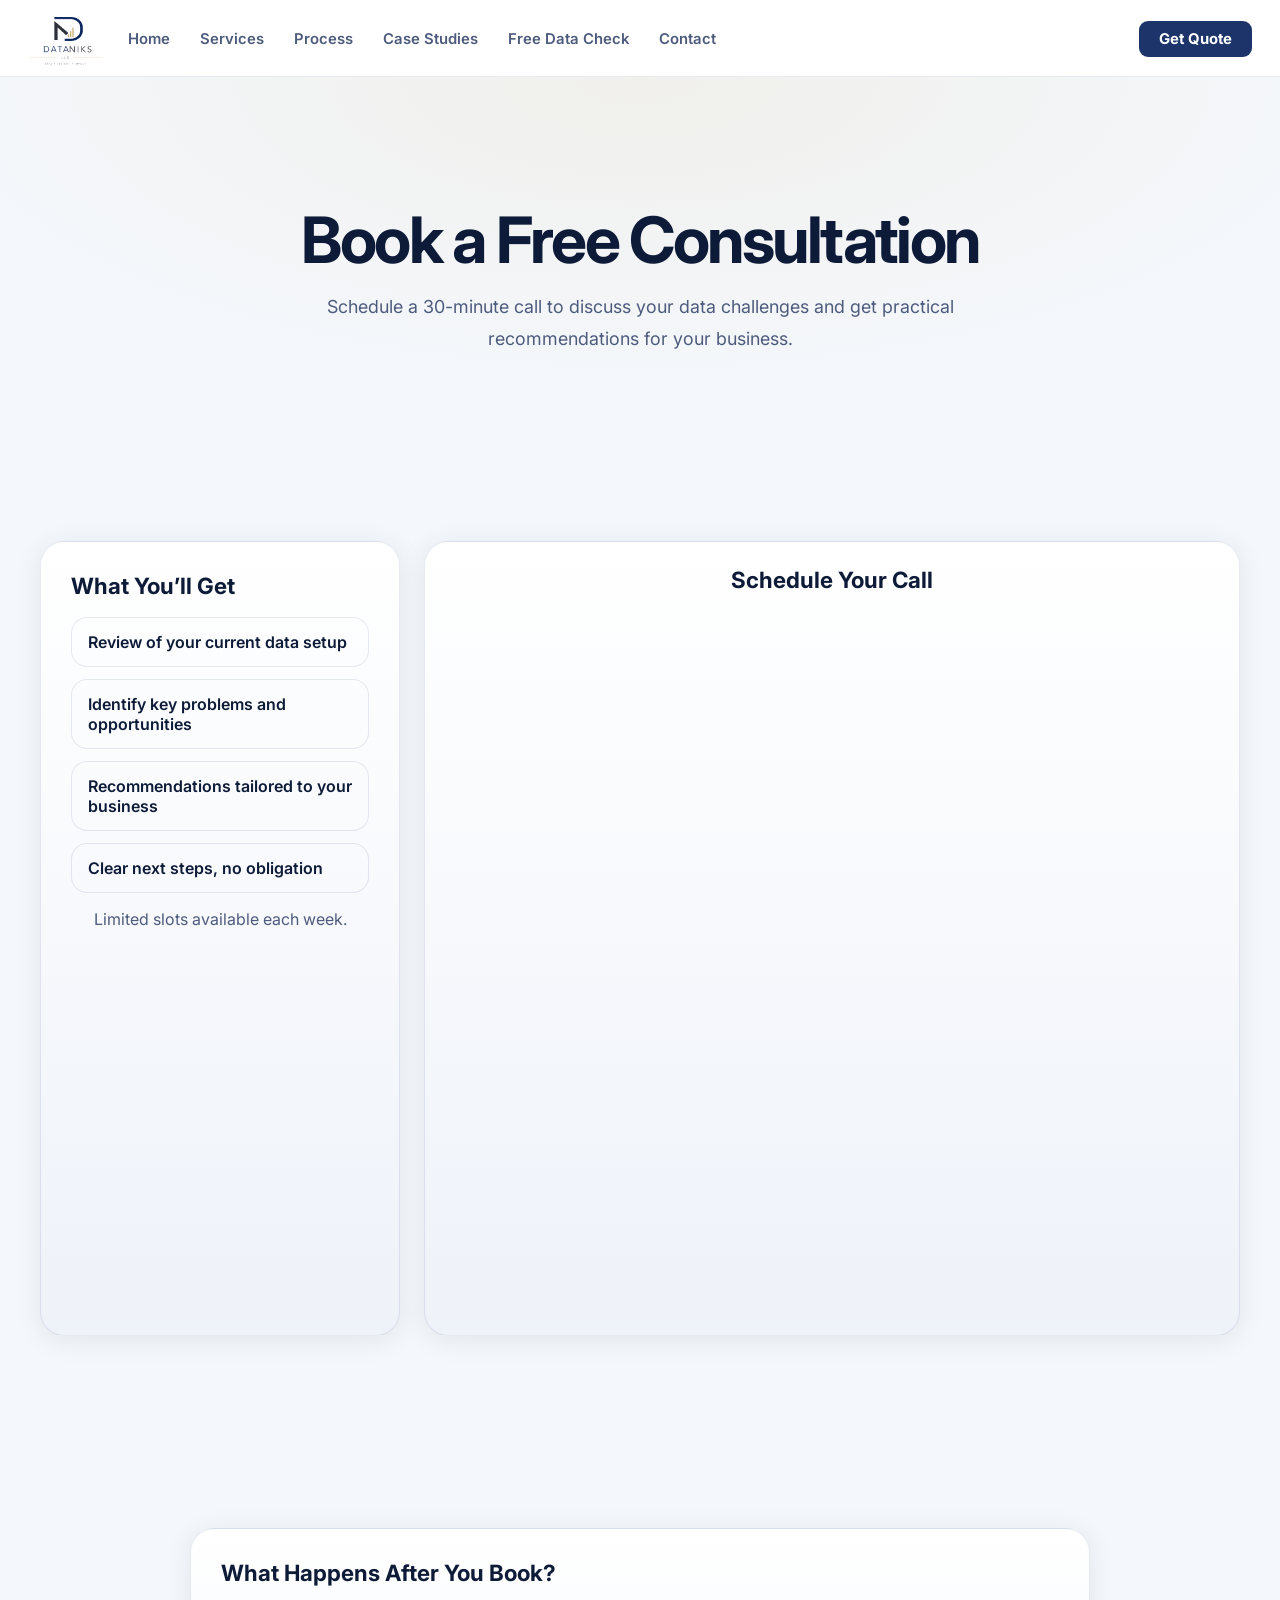
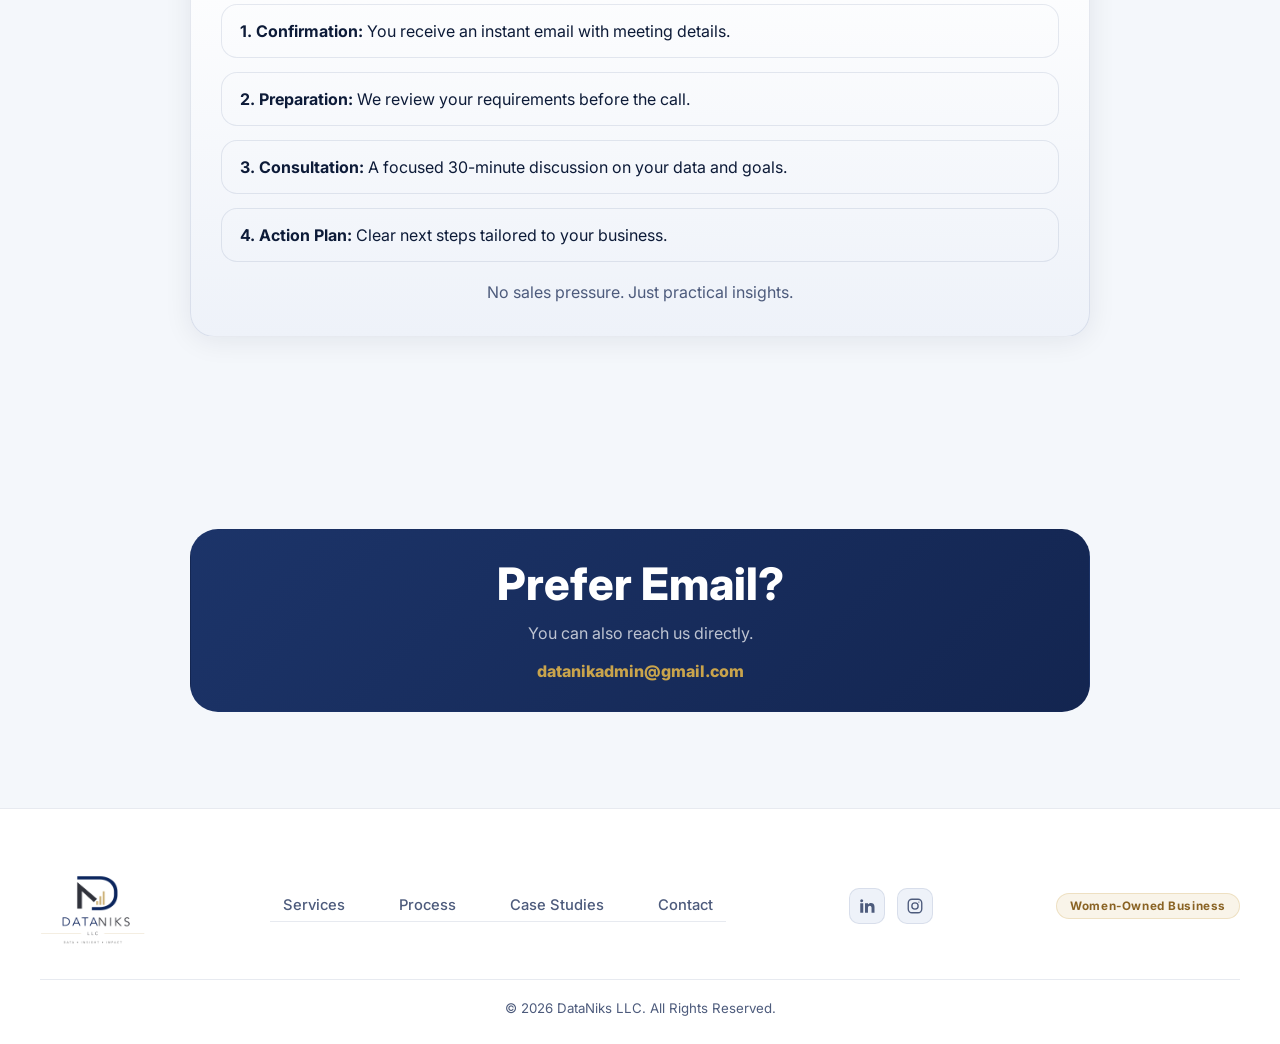
<file: DataNiks-contact.html>
<!DOCTYPE html>
<html lang="en">
<head>
  <!-- Google tag (gtag.js) -->
<script async src="https://www.googletagmanager.com/gtag/js?id=G-20KFZWZDN9"></script>
<script>
  window.dataLayer = window.dataLayer || [];
  function gtag(){dataLayer.push(arguments);}
  gtag('js', new Date());

  gtag('config', 'G-20KFZWZDN9');
</script>
<meta charset="UTF-8">
<meta name="viewport" content="width=device-width, initial-scale=1">
<title>Contact DataNiks LLC | Book a Free Data Consultation</title>
<meta name="description" content="Book a free consultation with DataNiks LLC. Get help with data analytics, Power BI dashboards, SQL, and automation.">
<link rel="canonical" href="https://www.dataniks.com/DataNiks-contact.html">
<meta name="theme-color" content="#1C3469">

<link rel="icon" type="image/x-icon" href="favicon.ico">
<link rel="icon" type="image/png" sizes="32x32" href="favicon-32x32.png">
<link rel="icon" type="image/png" sizes="16x16" href="favicon-16x16.png">
<link rel="apple-touch-icon" sizes="180x180" href="apple-touch-icon.png">

<meta property="og:type" content="website">
<meta property="og:site_name" content="DataNiks LLC">
<meta property="og:title" content="Contact DataNiks LLC | Book a Free Data Consultation">
<meta property="og:description" content="Book a free 30-minute consultation with DataNiks LLC to discuss your data challenges.">
<meta property="og:url" content="https://www.dataniks.com/DataNiks-contact.html">
<meta property="og:image" content="https://www.dataniks.com/og-image.jpg">
<meta property="og:image:width" content="1200">
<meta property="og:image:height" content="630">
<meta name="twitter:card" content="summary_large_image">
<meta name="twitter:title" content="Contact DataNiks LLC | Book a Free Data Consultation">
<meta name="twitter:description" content="Book a free 30-minute consultation with DataNiks LLC to discuss your data challenges.">
<meta name="twitter:image" content="https://www.dataniks.com/og-image.jpg">

<link rel="stylesheet" href="styles.css">
<style>
.contact-hero{padding:130px 20px 90px;background:radial-gradient(1200px 500px at 50% 0%, rgba(201,164,76,.09), transparent 60%)}
.contact-hero h1{max-width:980px;margin:0 auto 18px;text-align:center;font-size:clamp(2.4rem,5vw,4.8rem);line-height:1.03;letter-spacing:-.04em}
.contact-hero p{max-width:760px;margin:0 auto;text-align:center;font-size:1.12rem;line-height:1.8;color:var(--text-secondary)}
.contact-grid{display:grid;grid-template-columns:1fr;gap:24px}
.contact-card{padding:30px;border-radius:24px;background:linear-gradient(180deg,var(--panel),var(--panel-2));border:1px solid var(--border);box-shadow:var(--shadow)}
.contact-card h3{margin:0 0 18px;font-size:1.4rem;color:var(--text-primary)}
.contact-card p{color:var(--text-secondary);line-height:1.75}
.benefits{display:grid;grid-template-columns:repeat(2,minmax(0,1fr));gap:12px;margin-top:18px}
.benefit{padding:14px 16px;border-radius:16px;background:rgba(255,255,255,.04);border:1px solid var(--border);color:var(--text-primary);font-weight:600}
.calendly-wrap{padding:24px;border-radius:24px;background:linear-gradient(180deg,var(--panel),var(--panel-2));border:1px solid var(--border);box-shadow:var(--shadow)}
.calendly-inline-widget{min-width:320px;height:760px;margin-top:18px;border-radius:18px;overflow:hidden}
.steps{display:grid;gap:14px;margin-top:10px}
.step{padding:16px 18px;border-radius:16px;background:rgba(255,255,255,.04);border:1px solid var(--border)}
.step strong{color:var(--text-primary)}
.alt-contact{max-width:900px;margin:0 auto;padding:30px;border-radius:28px;background:linear-gradient(135deg,var(--navy),var(--navy-dark));border:1px solid transparent;text-align:center}
.alt-contact h2{color:#fff!important}
.alt-contact p{color:rgba(255,255,255,.72)!important}
.alt-contact p{margin:0;color:var(--text-secondary);line-height:1.7}
.email-link{display:inline-flex;align-items:center;gap:10px;margin-top:14px;font-weight:800;color:var(--text-primary);text-decoration:none}
.note{margin:12px 0 0;text-align:center;color:var(--text-secondary)}
@media (min-width:900px){.contact-grid{grid-template-columns:360px minmax(0,1fr)}.benefits{grid-template-columns:1fr}.contact-card{position:sticky;top:96px}}
@media (max-width:680px){.contact-hero{padding-top:110px}.calendly-inline-widget{height:680px}}
@media (max-width:480px){.benefits{grid-template-columns:1fr}}
</style>
</head>
<body class="light">
<nav>
  <ul>
    <li class="nav-brand"><a href="index.html"><img src="logo.png" alt="DataNiks LLC" class="nav-logo"></a></li>
    <li class="nav-toggle-wrap"><button class="nav-toggle" aria-label="Toggle menu" aria-expanded="false"><span></span><span></span><span></span></button></li>
    <li><a href="index.html">Home</a></li>
    <li><a href="DataNiks-services.html">Services</a></li>
    <li><a href="DataNiks-process.html">Process</a></li>
    <li><a href="DataNiks-cases.html">Case Studies</a></li>
    <li><a href="DataNiks-data-check.html">Free Data Check</a></li>
    <li><a href="DataNiks-contact.html">Contact</a></li>
    <li class="nav-spacer"></li>
    <li><a class="nav-cta" href="DataNiks-contact.html">Get Quote</a></li>
  </ul>
</nav>

<section class="contact-hero">
  <h1>Book a Free Consultation</h1>
  <p>Schedule a 30-minute call to discuss your data challenges and get practical recommendations for your business.</p>
</section>

<section class="section">
  <div class="section-inner contact-grid">
    <aside class="contact-card">
      <h3>What You’ll Get</h3>
      <div class="benefits">
        <div class="benefit">Review of your current data setup</div>
        <div class="benefit">Identify key problems and opportunities</div>
        <div class="benefit">Recommendations tailored to your business</div>
        <div class="benefit">Clear next steps, no obligation</div>
      </div>
      <p class="note">Limited slots available each week.</p>
    </aside>

    <div class="calendly-wrap">
      <h3 style="margin:0;text-align:center;color:var(--text-primary);font-size:1.4rem;">Schedule Your Call</h3>
      <!-- Calendly inline widget begin -->
<div class="calendly-inline-widget" data-url="https://calendly.com/datanikadmin/30min" style="min-width:320px;height:700px;"></div>
<script type="text/javascript" src="https://assets.calendly.com/assets/external/widget.js" async></script>
<!-- Calendly inline widget end -->
    </div>
  </div>
</section>

<section class="section">
  <div class="section-inner">
    <div class="contact-card" style="max-width:900px;margin:0 auto;">
      <h3>What Happens After You Book?</h3>
      <div class="steps">
        <div class="step"><strong>1. Confirmation:</strong> You receive an instant email with meeting details.</div>
        <div class="step"><strong>2. Preparation:</strong> We review your requirements before the call.</div>
        <div class="step"><strong>3. Consultation:</strong> A focused 30-minute discussion on your data and goals.</div>
        <div class="step"><strong>4. Action Plan:</strong> Clear next steps tailored to your business.</div>
      </div>
      <p style="margin-top:16px;color:var(--text-secondary);text-align:center;">No sales pressure. Just practical insights.</p>
    </div>
  </div>
</section>

<section class="section">
  <div class="section-inner">
    <div class="alt-contact">
      <h2 style="margin:0 0 10px;">Prefer Email?</h2>
      <p>You can also reach us directly.</p>
      <a class="email-link" href="mailto:datanikadmin@gmail.com" style="color:var(--gold)">datanikadmin@gmail.com</a>
    </div>
  </div>
</section>
<footer>
  <div class="footer-inner">
    <img src="logo.png" alt="DataNiks LLC" class="footer-logo">
    <nav class="footer-links">
      <a href="DataNiks-services.html">Services</a>
      <a href="DataNiks-process.html">Process</a>
      <a href="DataNiks-cases.html">Case Studies</a>
      <a href="DataNiks-contact.html">Contact</a>
    </nav>
    <div class="footer-social">
      <a href="https://www.linkedin.com/company/dataniks-llc/" target="_blank" rel="noopener" aria-label="DataNiks LLC on LinkedIn"><svg viewBox="0 0 24 24" fill="currentColor"><path d="M6.94 5a2 2 0 11-4-.002 2 2 0 014 .002zM7 8.48H3V21h4V8.48zm6.32 0H9.34V21h3.94v-6.57c0-3.66 4.77-3.96 4.77 0V21H22v-7.93c0-6.17-7.06-5.94-8.68-2.91V8.48z"/></svg></a>
      <a href="https://www.instagram.com/dataniks/" target="_blank" rel="noopener" aria-label="DataNiks LLC on Instagram"><svg viewBox="0 0 24 24" fill="none" stroke="currentColor" stroke-width="1.8"><rect x="3" y="3" width="18" height="18" rx="5"/><circle cx="12" cy="12" r="4.2"/><circle cx="17.2" cy="6.8" r=".9" fill="currentColor" stroke="none"/></svg></a>
    </div>
    <span class="footer-badge">Women-Owned Business</span>
  </div>
  <p class="footer-copy">© 2026 DataNiks LLC. All Rights Reserved.</p>
</footer>
<script src="script.js"></script>
</body>
</html>
</file>
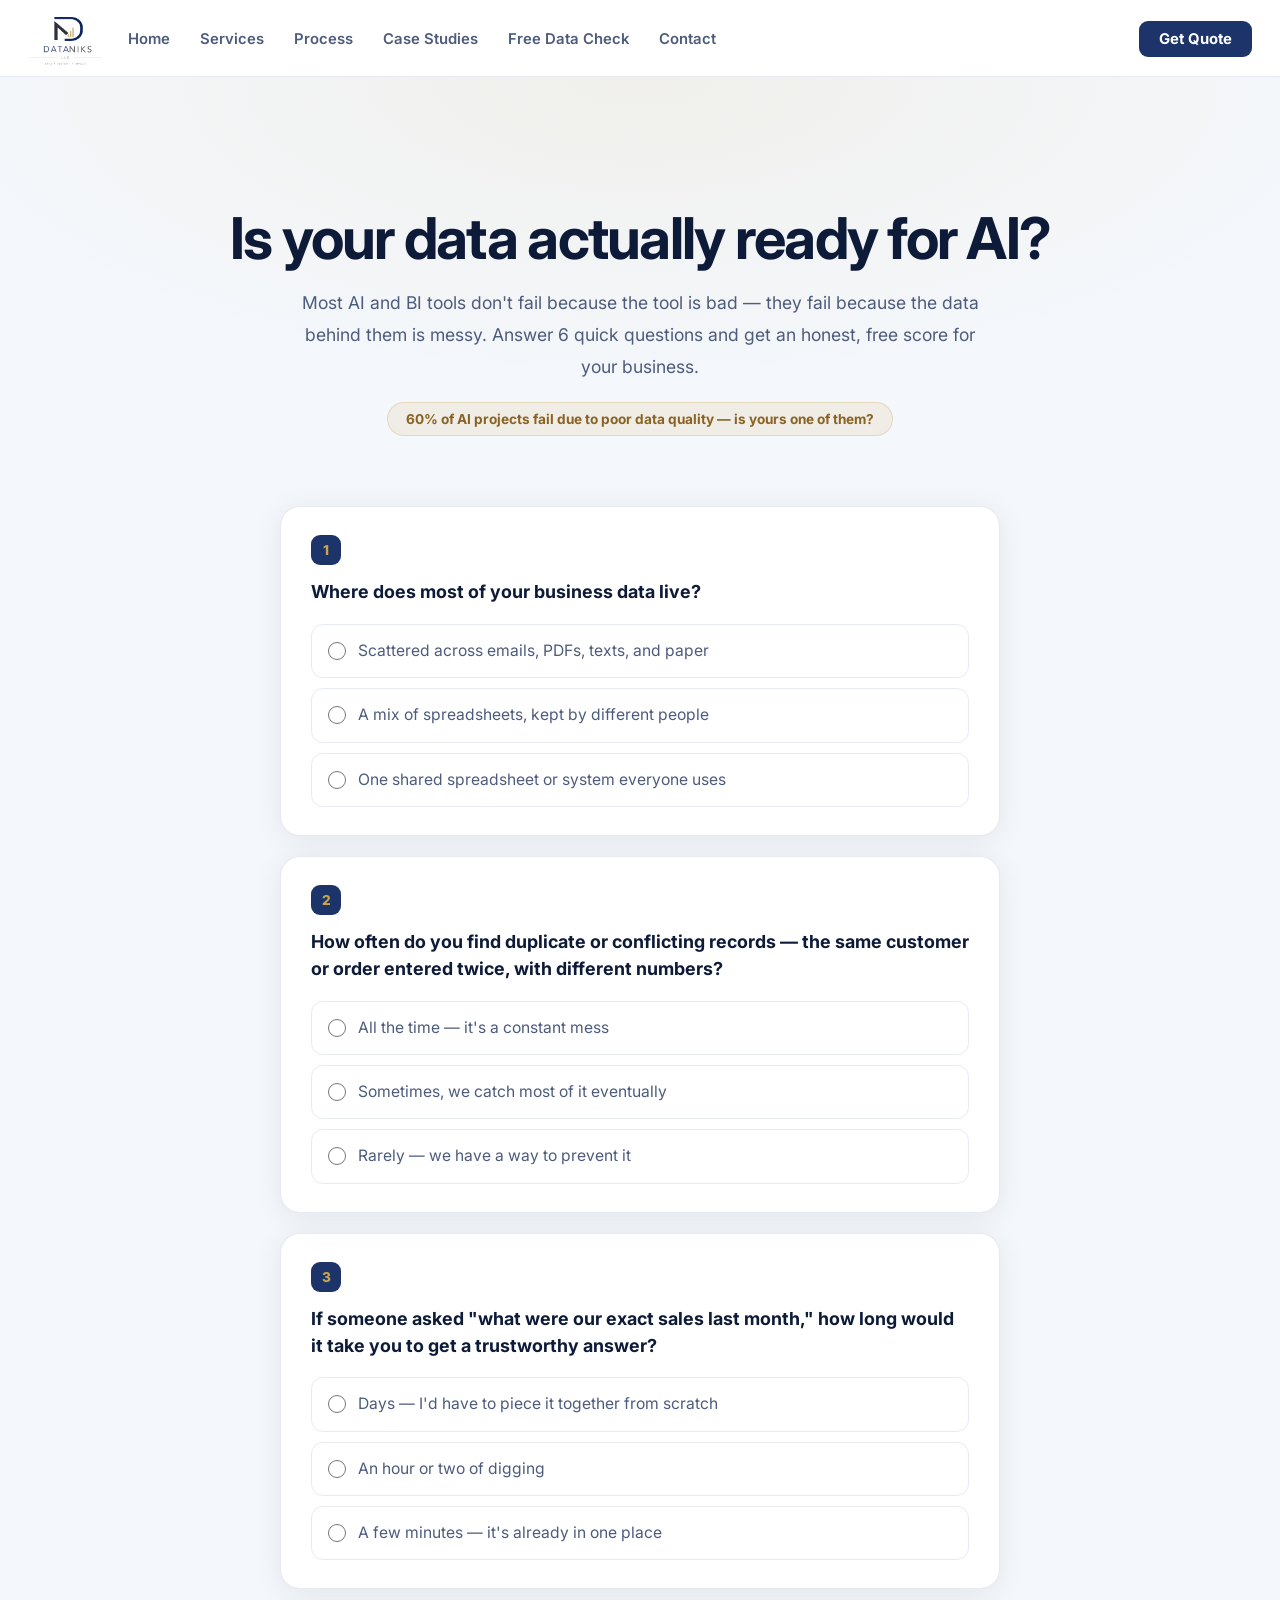
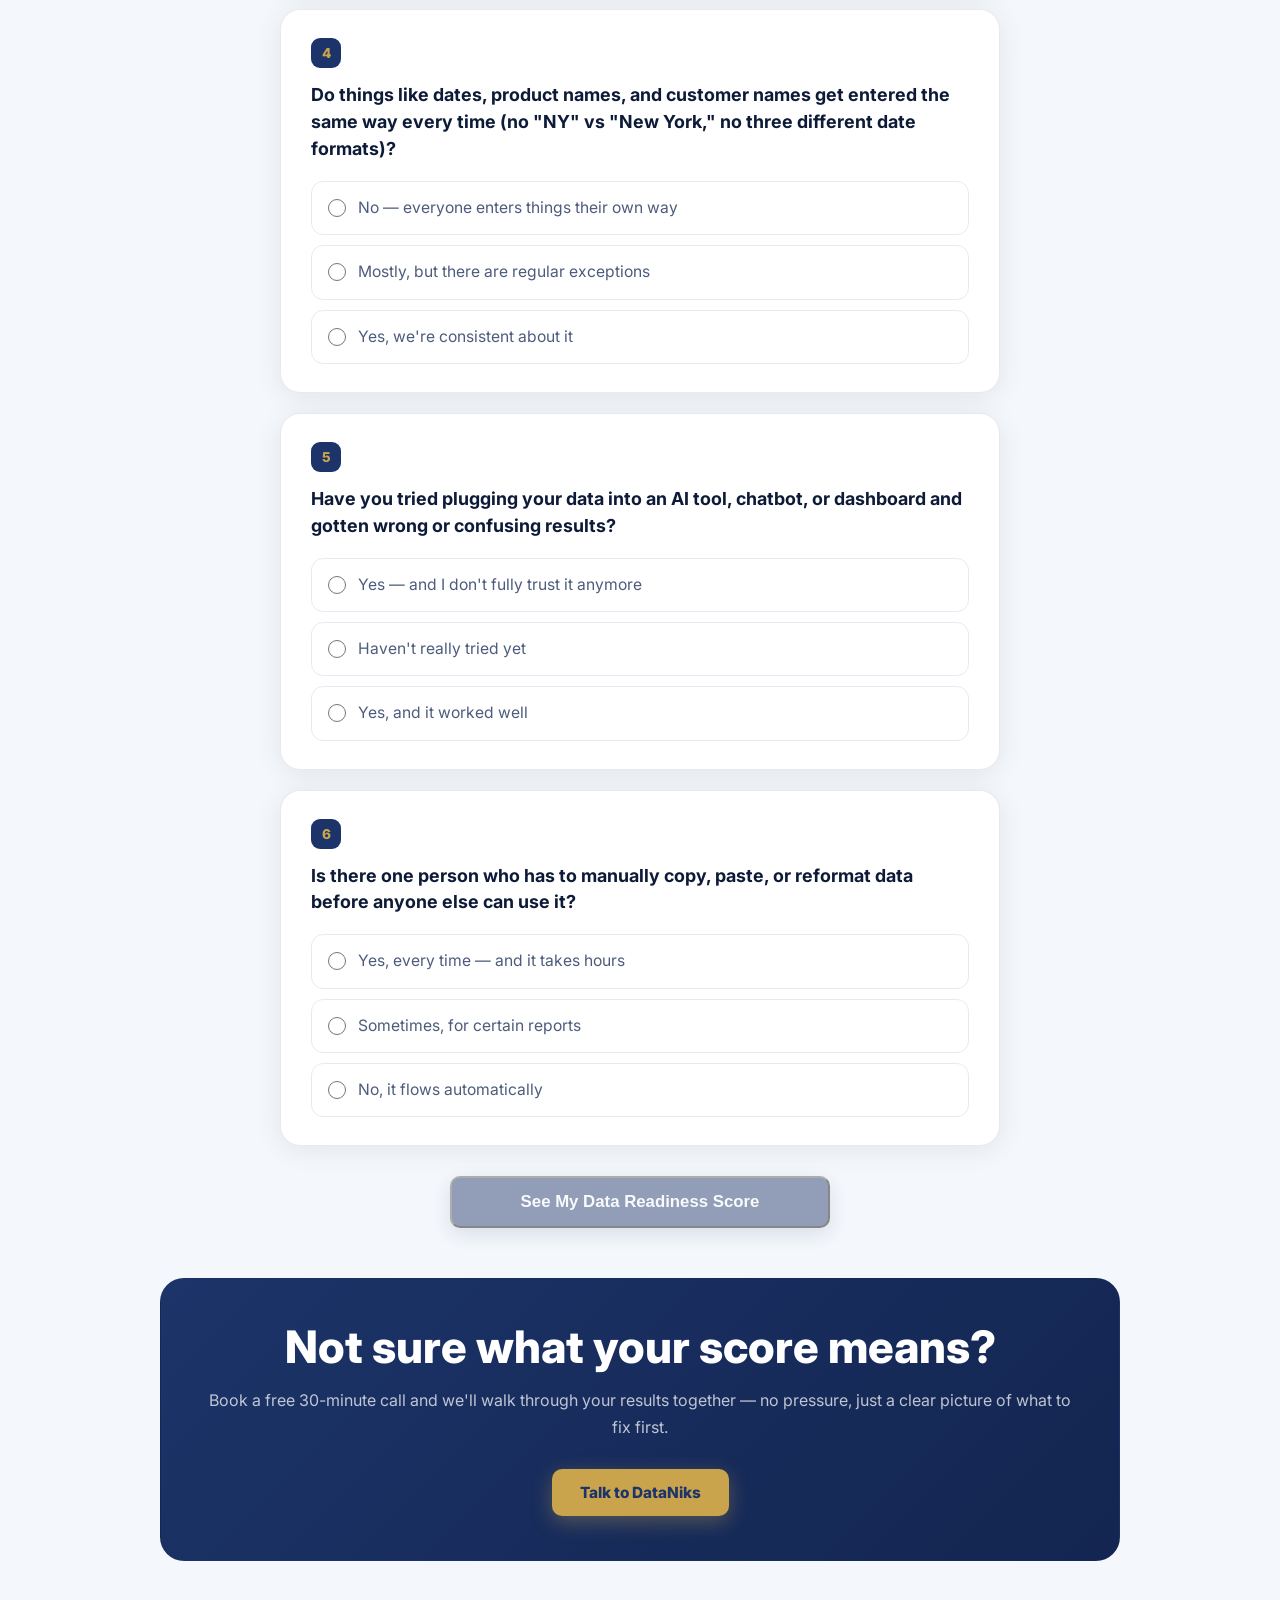
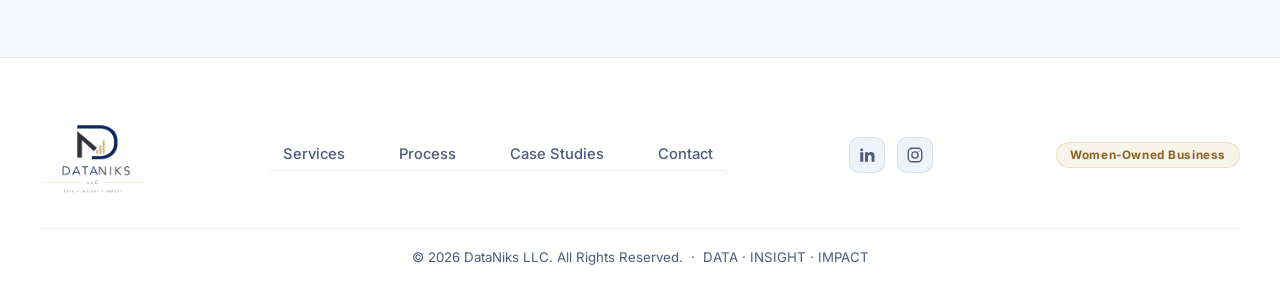
<file: DataNiks-data-check.html>
<!DOCTYPE html>
<html lang="en">
<head>
  <!-- Google tag (gtag.js) -->
<script async src="https://www.googletagmanager.com/gtag/js?id=G-20KFZWZDN9"></script>
<script>
  window.dataLayer = window.dataLayer || [];
  function gtag(){dataLayer.push(arguments);}
  gtag('js', new Date());

  gtag('config', 'G-20KFZWZDN9');
</script>
<meta charset="UTF-8">
<meta name="viewport" content="width=device-width, initial-scale=1">
<title>Free AI-Readiness Data Score | DataNiks LLC</title>
<meta name="description" content="Take DataNiks LLC's free 2-minute data health check and find out whether your business data is actually ready for AI tools and dashboards.">
<link rel="canonical" href="https://www.dataniks.com/DataNiks-data-check.html">
<meta name="theme-color" content="#1C3469">

<link rel="icon" type="image/x-icon" href="favicon.ico">
<link rel="icon" type="image/png" sizes="32x32" href="favicon-32x32.png">
<link rel="icon" type="image/png" sizes="16x16" href="favicon-16x16.png">
<link rel="apple-touch-icon" sizes="180x180" href="apple-touch-icon.png">

<meta property="og:type" content="website">
<meta property="og:site_name" content="DataNiks LLC">
<meta property="og:title" content="Free AI-Readiness Data Score | DataNiks LLC">
<meta property="og:description" content="60% of AI projects fail because of bad data. Take our free 2-minute check to see where your business stands.">
<meta property="og:url" content="https://www.dataniks.com/DataNiks-data-check.html">
<meta property="og:image" content="https://www.dataniks.com/og-image.jpg">
<meta property="og:image:width" content="1200">
<meta property="og:image:height" content="630">
<meta name="twitter:card" content="summary_large_image">
<meta name="twitter:title" content="Free AI-Readiness Data Score | DataNiks LLC">
<meta name="twitter:description" content="60% of AI projects fail because of bad data. Take our free 2-minute check to see where your business stands.">
<meta name="twitter:image" content="https://www.dataniks.com/og-image.jpg">

<link rel="stylesheet" href="styles.css">
<style>
.check-hero{padding:130px 20px 70px;text-align:center;background:radial-gradient(1200px 500px at 50% 0%, rgba(201,164,76,.09), transparent 60%)}
.check-hero h1{max-width:900px;margin:0 auto 18px;font-size:clamp(2.2rem,4.6vw,3.6rem);line-height:1.08;letter-spacing:-.03em}
.check-hero p{max-width:680px;margin:0 auto;font-size:1.1rem;line-height:1.8;color:var(--text-secondary)}
.check-stat{display:inline-flex;align-items:center;gap:8px;margin-top:20px;padding:8px 18px;border-radius:999px;background:var(--gold-pale);border:1px solid rgba(201,164,76,.28);color:var(--gold-deep);font-weight:700;font-size:.85rem}

.quiz-wrap{max-width:760px;margin:0 auto;padding:0 20px 40px}
.qcard{background:var(--panel);border:1px solid var(--border);border-radius:20px;box-shadow:var(--shadow);padding:28px 30px;margin-bottom:20px}
.qnum{display:inline-flex;align-items:center;justify-content:center;width:30px;height:30px;border-radius:9px;background:var(--navy);color:var(--gold);font-weight:800;font-size:.85rem;margin-bottom:14px}
.qtext{font-size:1.12rem;font-weight:700;color:var(--text-primary);margin-bottom:18px;line-height:1.5}
.opt{display:flex;align-items:flex-start;gap:12px;padding:14px 16px;border-radius:12px;border:1.5px solid var(--border);margin-bottom:10px;cursor:pointer;transition:border-color .15s,background .15s}
.opt:last-child{margin-bottom:0}
.opt:hover{border-color:rgba(28,52,105,.3);background:var(--bg)}
.opt input{margin-top:3px;accent-color:var(--navy);width:18px;height:18px;flex-shrink:0;cursor:pointer}
.opt span{color:var(--text-secondary);line-height:1.55;font-size:.98rem}
.opt.checked{border-color:var(--navy);background:rgba(28,52,105,.05)}
.opt.checked span{color:var(--text-primary);font-weight:600}

.progress-wrap{max-width:760px;margin:0 auto;padding:0 20px 20px;position:sticky;top:70px;z-index:50}
.progress-bar-outer{background:var(--panel-2);border-radius:999px;height:8px;overflow:hidden;box-shadow:var(--shadow)}
.progress-bar-inner{height:100%;width:0%;background:linear-gradient(90deg,var(--navy),var(--gold));transition:width .3s ease;border-radius:999px}
.progress-label{text-align:center;font-size:.8rem;color:var(--text-secondary);margin-top:8px;font-weight:600}

.score-btn-wrap{text-align:center;padding:10px 0 10px}
#scoreBtn{width:100%;max-width:380px;font-size:1.05rem;opacity:.45;pointer-events:none;transition:opacity .2s}
#scoreBtn.ready{opacity:1;pointer-events:auto}

.results{max-width:760px;margin:0 auto;padding:10px 20px 90px;display:none}
.results.show{display:block}
.result-panel{border-radius:28px;padding:44px 38px;text-align:center;border:1px solid var(--border);box-shadow:var(--shadow-md)}
.result-score{font-size:clamp(3.2rem,8vw,4.6rem);font-weight:900;letter-spacing:-.04em;line-height:1;margin-bottom:6px}
.result-tier{font-size:1.3rem;font-weight:800;margin-bottom:16px}
.result-desc{font-size:1.03rem;line-height:1.8;color:var(--text-secondary);max-width:560px;margin:0 auto 26px}
.result-recs{text-align:left;max-width:520px;margin:0 auto 30px;display:flex;flex-direction:column;gap:12px}
.rec-item{display:flex;gap:12px;align-items:flex-start;padding:14px 16px;border-radius:14px;background:var(--bg);border:1px solid var(--border)}
.rec-item .rn{flex-shrink:0;width:24px;height:24px;border-radius:50%;background:var(--navy);color:#fff;font-size:.75rem;font-weight:800;display:grid;place-items:center;margin-top:1px}
.rec-item span{color:var(--text-secondary);line-height:1.55;font-size:.95rem}
.tier-red{background:linear-gradient(180deg,#FFF5F2,var(--panel))}
.tier-red .result-score{color:#C6482E}
.tier-red .result-tier{color:#C6482E}
.tier-amber{background:linear-gradient(180deg,#FFF9EC,var(--panel))}
.tier-amber .result-score{color:var(--gold-deep)}
.tier-amber .result-tier{color:var(--gold-deep)}
.tier-green{background:linear-gradient(180deg,#F0FAF3,var(--panel))}
.tier-green .result-score{color:#217A47}
.tier-green .result-tier{color:#217A47}
.retake{margin-top:18px;font-size:.85rem;color:var(--text-secondary);text-decoration:underline;cursor:pointer;background:none;border:none;font-family:inherit}
@media(max-width:600px){.qcard{padding:22px 20px}.result-panel{padding:32px 22px}}
</style>
</head>
<body class="light">

<nav>
  <ul>
    <li class="nav-brand"><a href="index.html"><img src="logo.png" alt="DataNiks LLC" class="nav-logo"></a></li>
    <li class="nav-toggle-wrap"><button class="nav-toggle" aria-label="Toggle menu" aria-expanded="false"><span></span><span></span><span></span></button></li>
    <li><a href="index.html">Home</a></li>
    <li><a href="DataNiks-services.html">Services</a></li>
    <li><a href="DataNiks-process.html">Process</a></li>
    <li><a href="DataNiks-cases.html">Case Studies</a></li>
    <li><a href="DataNiks-data-check.html">Free Data Check</a></li>
    <li><a href="DataNiks-contact.html">Contact</a></li>
    <li class="nav-spacer"></li>
    <li><a class="nav-cta" href="DataNiks-contact.html">Get Quote</a></li>
  </ul>
</nav>

<section class="check-hero">
  <h1>Is your data actually ready for AI?</h1>
  <p>Most AI and BI tools don't fail because the tool is bad — they fail because the data behind them is messy. Answer 6 quick questions and get an honest, free score for your business.</p>
  <div class="check-stat">60% of AI projects fail due to poor data quality — is yours one of them?</div>
</section>

<div class="progress-wrap" id="progressWrap" style="display:none">
  <div class="progress-bar-outer"><div class="progress-bar-inner" id="progressBar"></div></div>
  <div class="progress-label" id="progressLabel">0 of 6 answered</div>
</div>

<div class="quiz-wrap" id="quizWrap">

  <div class="qcard" data-q="1">
    <div class="qnum">1</div>
    <div class="qtext">Where does most of your business data live?</div>
    <label class="opt"><input type="radio" name="q1" value="0"><span>Scattered across emails, PDFs, texts, and paper</span></label>
    <label class="opt"><input type="radio" name="q1" value="5"><span>A mix of spreadsheets, kept by different people</span></label>
    <label class="opt"><input type="radio" name="q1" value="10"><span>One shared spreadsheet or system everyone uses</span></label>
  </div>

  <div class="qcard" data-q="2">
    <div class="qnum">2</div>
    <div class="qtext">How often do you find duplicate or conflicting records — the same customer or order entered twice, with different numbers?</div>
    <label class="opt"><input type="radio" name="q2" value="0"><span>All the time — it's a constant mess</span></label>
    <label class="opt"><input type="radio" name="q2" value="5"><span>Sometimes, we catch most of it eventually</span></label>
    <label class="opt"><input type="radio" name="q2" value="10"><span>Rarely — we have a way to prevent it</span></label>
  </div>

  <div class="qcard" data-q="3">
    <div class="qnum">3</div>
    <div class="qtext">If someone asked "what were our exact sales last month," how long would it take you to get a trustworthy answer?</div>
    <label class="opt"><input type="radio" name="q3" value="0"><span>Days — I'd have to piece it together from scratch</span></label>
    <label class="opt"><input type="radio" name="q3" value="5"><span>An hour or two of digging</span></label>
    <label class="opt"><input type="radio" name="q3" value="10"><span>A few minutes — it's already in one place</span></label>
  </div>

  <div class="qcard" data-q="4">
    <div class="qnum">4</div>
    <div class="qtext">Do things like dates, product names, and customer names get entered the same way every time (no "NY" vs "New York," no three different date formats)?</div>
    <label class="opt"><input type="radio" name="q4" value="0"><span>No — everyone enters things their own way</span></label>
    <label class="opt"><input type="radio" name="q4" value="5"><span>Mostly, but there are regular exceptions</span></label>
    <label class="opt"><input type="radio" name="q4" value="10"><span>Yes, we're consistent about it</span></label>
  </div>

  <div class="qcard" data-q="5">
    <div class="qnum">5</div>
    <div class="qtext">Have you tried plugging your data into an AI tool, chatbot, or dashboard and gotten wrong or confusing results?</div>
    <label class="opt"><input type="radio" name="q5" value="0"><span>Yes — and I don't fully trust it anymore</span></label>
    <label class="opt"><input type="radio" name="q5" value="5"><span>Haven't really tried yet</span></label>
    <label class="opt"><input type="radio" name="q5" value="10"><span>Yes, and it worked well</span></label>
  </div>

  <div class="qcard" data-q="6">
    <div class="qnum">6</div>
    <div class="qtext">Is there one person who has to manually copy, paste, or reformat data before anyone else can use it?</div>
    <label class="opt"><input type="radio" name="q6" value="0"><span>Yes, every time — and it takes hours</span></label>
    <label class="opt"><input type="radio" name="q6" value="5"><span>Sometimes, for certain reports</span></label>
    <label class="opt"><input type="radio" name="q6" value="10"><span>No, it flows automatically</span></label>
  </div>

  <div class="score-btn-wrap">
    <button id="scoreBtn" class="btn btn-primary">See My Data Readiness Score</button>
  </div>
</div>

<div class="results" id="results">
  <div class="result-panel" id="resultPanel">
    <div class="result-score" id="resultScore">0%</div>
    <div class="result-tier" id="resultTier">—</div>
    <p class="result-desc" id="resultDesc"></p>
    <div class="result-recs" id="resultRecs"></div>
    <a class="btn btn-gold" id="resultCta" href="DataNiks-contact.html">Book Free Consultation</a>
    <div><button class="retake" onclick="location.reload()">Retake the check</button></div>
  </div>
</div>

<section class="section" style="background:var(--bg);padding-top:0">
  <div class="section-inner">
    <div class="cta-panel">
      <h2>Not sure what your score means?</h2>
      <p>Book a free 30-minute call and we'll walk through your results together — no pressure, just a clear picture of what to fix first.</p>
      <a class="btn btn-gold" href="DataNiks-contact.html">Talk to DataNiks</a>
    </div>
  </div>
</section>

<footer>
  <div class="footer-inner">
    <img src="logo.png" alt="DataNiks LLC" class="footer-logo">
    <nav class="footer-links">
      <a href="DataNiks-services.html">Services</a>
      <a href="DataNiks-process.html">Process</a>
      <a href="DataNiks-cases.html">Case Studies</a>
      <a href="DataNiks-contact.html">Contact</a>
    </nav>
    <div class="footer-social">
      <a href="https://www.linkedin.com/company/dataniks-llc/" target="_blank" rel="noopener" aria-label="DataNiks LLC on LinkedIn"><svg viewBox="0 0 24 24" fill="currentColor"><path d="M6.94 5a2 2 0 11-4-.002 2 2 0 014 .002zM7 8.48H3V21h4V8.48zm6.32 0H9.34V21h3.94v-6.57c0-3.66 4.77-3.96 4.77 0V21H22v-7.93c0-6.17-7.06-5.94-8.68-2.91V8.48z"/></svg></a>
      <a href="https://www.instagram.com/dataniks/" target="_blank" rel="noopener" aria-label="DataNiks LLC on Instagram"><svg viewBox="0 0 24 24" fill="none" stroke="currentColor" stroke-width="1.8"><rect x="3" y="3" width="18" height="18" rx="5"/><circle cx="12" cy="12" r="4.2"/><circle cx="17.2" cy="6.8" r=".9" fill="currentColor" stroke="none"/></svg></a>
    </div>
    <span class="footer-badge">Women-Owned Business</span>
  </div>
  <p class="footer-copy">© 2026 DataNiks LLC. All Rights Reserved. &nbsp;·&nbsp; DATA · INSIGHT · IMPACT</p>
</footer>

<script src="script.js"></script>
<script>
(function(){
  const TOTAL_Q = 6;
  const form = document.getElementById('quizWrap');
  const progressWrap = document.getElementById('progressWrap');
  const progressBar = document.getElementById('progressBar');
  const progressLabel = document.getElementById('progressLabel');
  const scoreBtn = document.getElementById('scoreBtn');

  function answeredCount(){
    let n = 0;
    for(let i=1;i<=TOTAL_Q;i++){
      if(document.querySelector('input[name="q'+i+'"]:checked')) n++;
    }
    return n;
  }

  function refresh(){
    const n = answeredCount();
    if(n>0) progressWrap.style.display = 'block';
    const pct = Math.round((n/TOTAL_Q)*100);
    progressBar.style.width = pct+'%';
    progressLabel.textContent = n+' of '+TOTAL_Q+' answered';
    scoreBtn.classList.toggle('ready', n===TOTAL_Q);
  }

  form.addEventListener('change', function(e){
    if(e.target && e.target.type === 'radio'){
      const card = e.target.closest('.qcard');
      card.querySelectorAll('.opt').forEach(o=>o.classList.remove('checked'));
      e.target.closest('.opt').classList.add('checked');
      refresh();
    }
  });

  scoreBtn.addEventListener('click', function(){
    if(answeredCount() < TOTAL_Q) return;
    let total = 0;
    for(let i=1;i<=TOTAL_Q;i++){
      const checked = document.querySelector('input[name="q'+i+'"]:checked');
      total += parseInt(checked.value, 10);
    }
    const pct = Math.round((total/60)*100);
    showResults(pct);
  });

  function showResults(pct){
    document.getElementById('quizWrap').style.display = 'none';
    progressWrap.style.display = 'none';
    const results = document.getElementById('results');
    const panel = document.getElementById('resultPanel');
    const recs = document.getElementById('resultRecs');
    const cta = document.getElementById('resultCta');
    document.getElementById('resultScore').textContent = pct + '%';

    let tierClass, tierLabel, desc, recList, ctaText;

    if(pct <= 40){
      tierClass = 'tier-red';
      tierLabel = 'High Risk — not ready yet';
      desc = "Your data is still scattered and inconsistent enough that any AI tool or dashboard you plug it into will give you shaky, hard-to-trust answers. This is fixable — most businesses start exactly here.";
      recList = [
        'Get a one-time data cleanup before connecting anything else to your data (our Starter package — $299).',
        'Pick one single source of truth for each type of record (sales, customers, inventory) instead of multiple spreadsheets.',
        'Talk to us before investing in a BI/AI tool — we can tell you what to fix first so you don’t waste the spend.'
      ];
      ctaText = 'Book Free Consultation';
    } else if(pct <= 70){
      tierClass = 'tier-amber';
      tierLabel = 'Getting There';
      desc = "You've got real structure in place, but a handful of gaps — inconsistent entries, occasional duplicates, manual reformatting — are still quietly costing you time and trust in the numbers.";
      recList = [
        'A structured cleanup + dashboard build would close most of the remaining gaps (our Growth package — $699).',
        'Standardize how dates, names, and categories get entered so reports stop needing manual fixes.',
        'Automate the reformatting step that’s still being done by hand — it’s usually a quick win.'
      ];
      ctaText = 'Get My Custom Plan';
    } else {
      tierClass = 'tier-green';
      tierLabel = 'AI-Ready';
      desc = "You're ahead of most small businesses — your data is structured enough to trust. The opportunity now is making sure it stays that way as you grow, and getting more value out of it.";
      recList = [
        'Keep it clean with ongoing support so quality doesn’t slip as your data grows.',
        'Consider automation for your recurring reports to save the last few manual hours.',
        'Let’s talk about what deeper analysis or forecasting could unlock next.'
      ];
      ctaText = 'Talk About What’s Next';
    }

    panel.className = 'result-panel ' + tierClass;
    document.getElementById('resultTier').textContent = tierLabel;
    document.getElementById('resultDesc').textContent = desc;
    recs.innerHTML = '';
    recList.forEach(function(text, idx){
      const div = document.createElement('div');
      div.className = 'rec-item';
      div.innerHTML = '<div class="rn">'+(idx+1)+'</div><span>'+text+'</span>';
      recs.appendChild(div);
    });
    cta.textContent = ctaText;

    results.classList.add('show');
    results.scrollIntoView({behavior:'smooth', block:'start'});
  }

  refresh();
})();
</script>
</body>
</html>
</file>
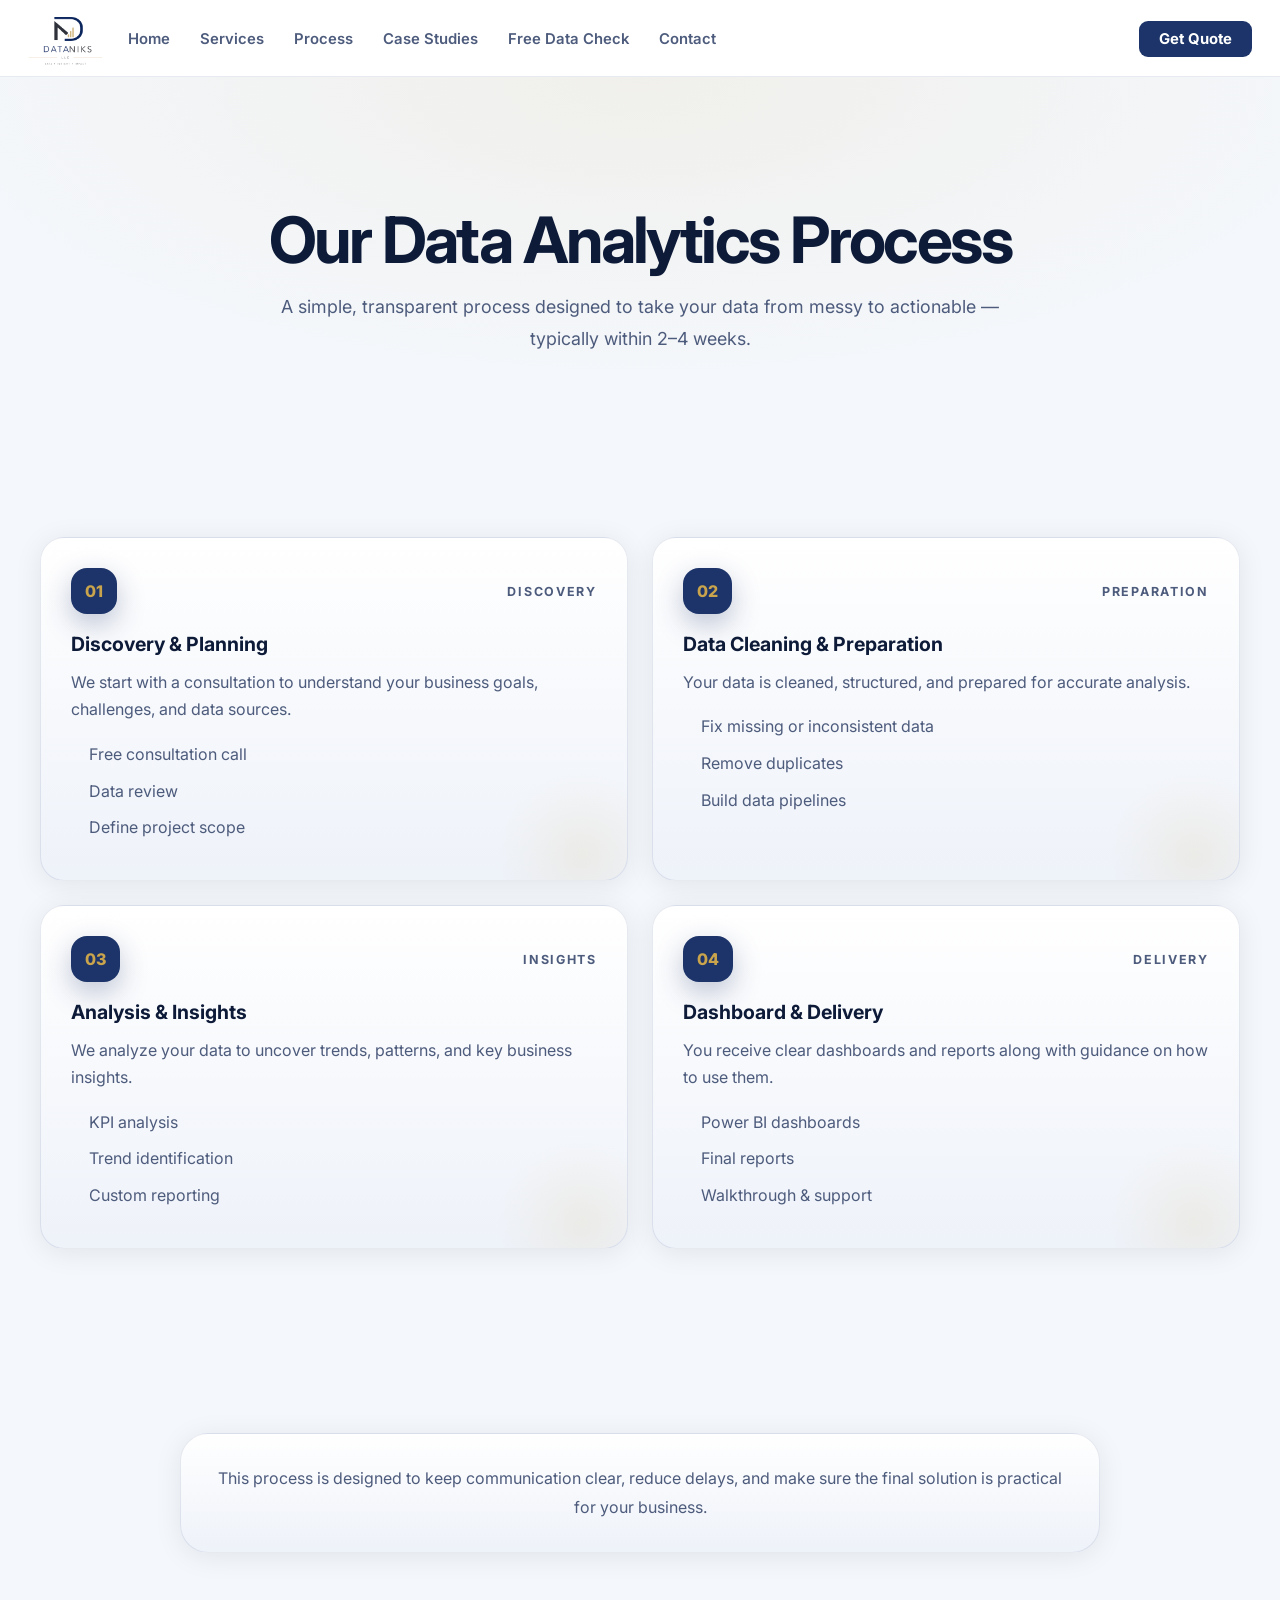
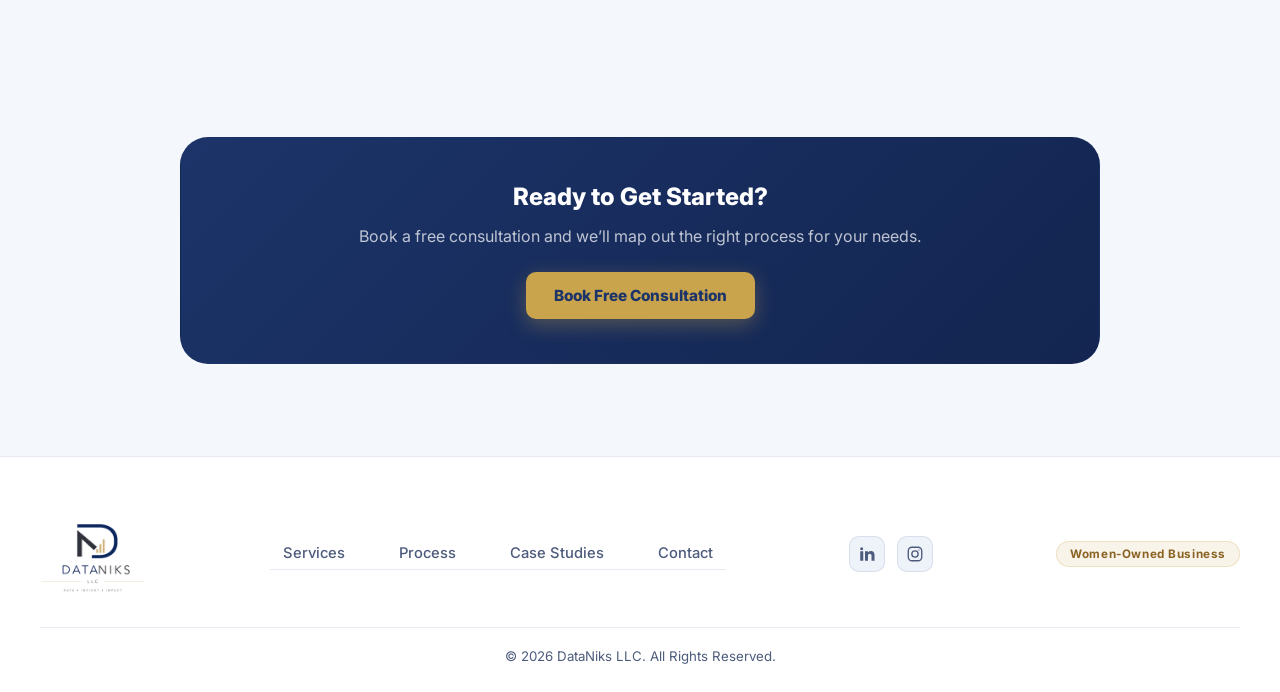
<file: DataNiks-process.html>
<!DOCTYPE html>
<html lang="en">
<head>
  <!-- Google tag (gtag.js) -->
<script async src="https://www.googletagmanager.com/gtag/js?id=G-20KFZWZDN9"></script>
<script>
  window.dataLayer = window.dataLayer || [];
  function gtag(){dataLayer.push(arguments);}
  gtag('js', new Date());

  gtag('config', 'G-20KFZWZDN9');
</script>
<meta charset="UTF-8">
<meta name="viewport" content="width=device-width, initial-scale=1">
<title>Our Data Analytics Process | DataNiks LLC</title>
<meta name="description" content="See how DataNiks LLC takes your data from messy to actionable in 2–4 weeks: discovery, cleaning, analysis, and dashboard delivery.">
<link rel="canonical" href="https://www.dataniks.com/DataNiks-process.html">
<meta name="theme-color" content="#1C3469">

<link rel="icon" type="image/x-icon" href="favicon.ico">
<link rel="icon" type="image/png" sizes="32x32" href="favicon-32x32.png">
<link rel="icon" type="image/png" sizes="16x16" href="favicon-16x16.png">
<link rel="apple-touch-icon" sizes="180x180" href="apple-touch-icon.png">

<meta property="og:type" content="website">
<meta property="og:site_name" content="DataNiks LLC">
<meta property="og:title" content="Our Data Analytics Process | DataNiks LLC">
<meta property="og:description" content="See how DataNiks LLC takes your data from messy to actionable in 2–4 weeks: discovery, cleaning, analysis, and dashboard delivery.">
<meta property="og:url" content="https://www.dataniks.com/DataNiks-process.html">
<meta property="og:image" content="https://www.dataniks.com/og-image.jpg">
<meta property="og:image:width" content="1200">
<meta property="og:image:height" content="630">
<meta name="twitter:card" content="summary_large_image">
<meta name="twitter:title" content="Our Data Analytics Process | DataNiks LLC">
<meta name="twitter:description" content="See how DataNiks LLC takes your data from messy to actionable in 2–4 weeks.">
<meta name="twitter:image" content="https://www.dataniks.com/og-image.jpg">

<link rel="stylesheet" href="styles.css">
<style>
.process-hero{padding:130px 20px 90px;background:radial-gradient(1200px 500px at 50% 0%, rgba(201,164,76,.09), transparent 60%)}
.process-hero h1{max-width:980px;margin:0 auto 18px;text-align:center;font-size:clamp(2.4rem,5vw,4.8rem);line-height:1.03;letter-spacing:-.04em}
.process-hero p{max-width:760px;margin:0 auto;text-align:center;font-size:1.12rem;line-height:1.8;color:var(--text-secondary)}
.process-grid{display:grid;grid-template-columns:repeat(2,minmax(0,1fr));gap:24px}
.process-card{position:relative;overflow:hidden;padding:30px;border-radius:24px;background:linear-gradient(180deg,var(--panel),var(--panel-2));border:1px solid var(--border);box-shadow:var(--shadow);transition:transform .25s ease,border-color .25s ease,box-shadow .25s ease}
.process-card::before{content:'';position:absolute;inset:auto -40px -60px auto;width:170px;height:170px;background:radial-gradient(circle, rgba(201,164,76,.10), transparent 70%);pointer-events:none}
.process-card:hover{transform:translateY(-8px);border-color:rgba(28,52,105,.2);box-shadow:0 30px 75px rgba(13,27,56,.18)}
.process-top{display:flex;align-items:center;justify-content:space-between;gap:12px;margin-bottom:18px}
.process-badge{display:inline-flex;align-items:center;justify-content:center;min-width:46px;height:46px;padding:0 14px;border-radius:16px;background:var(--navy);color:#C9A44C;font-weight:800;box-shadow:0 10px 28px rgba(28,52,105,.28)}
.process-tag{font-size:.78rem;letter-spacing:.14em;text-transform:uppercase;color:var(--text-secondary);font-weight:700}
.process-card h3{margin:0 0 12px;font-size:1.22rem;line-height:1.25;color:var(--text-primary)}
.process-card p{margin:0 0 16px;color:var(--text-secondary);line-height:1.72;font-size:1rem}
.process-list{margin:0;padding-left:18px;color:var(--text-secondary);line-height:1.8}
.process-list li{margin-bottom:8px}
.note-panel{max-width:920px;margin:0 auto;padding:30px;border-radius:28px;background:linear-gradient(180deg,var(--panel),var(--panel-2));border:1px solid var(--border);box-shadow:var(--shadow)}
.note-panel p{margin:0;text-align:center;color:var(--text-secondary);line-height:1.8}
.cta-panel{max-width:920px;margin:0 auto;padding:44px;border-radius:28px;background:linear-gradient(135deg,var(--navy),var(--navy-dark));border:1px solid transparent;text-align:center}
.cta-panel h2{color:#fff!important}
.cta-panel p{margin:0 0 22px;color:rgba(255,255,255,.72);line-height:1.7}
.process-section{padding:92px 20px}
@media (max-width:900px){.process-grid{grid-template-columns:1fr}.process-hero{padding-top:110px}}
</style>
</head>
<body class="light">
<nav><ul><li class="nav-brand"><a href="index.html"><img src="logo.png" alt="DataNiks LLC" class="nav-logo"></a></li><li class="nav-toggle-wrap"><button class="nav-toggle" aria-label="Toggle menu" aria-expanded="false"><span></span><span></span><span></span></button></li><li><a href="index.html">Home</a></li><li><a href="DataNiks-services.html">Services</a></li><li><a href="DataNiks-process.html">Process</a></li><li><a href="DataNiks-cases.html">Case Studies</a></li><li><a href="DataNiks-data-check.html">Free Data Check</a></li><li><a href="DataNiks-contact.html">Contact</a></li><li class="nav-spacer"></li><li><a class="nav-cta" href="DataNiks-contact.html">Get Quote</a></li></ul></nav>
<section class="process-hero">
  <h1>Our Data Analytics Process</h1>
  <p>A simple, transparent process designed to take your data from messy to actionable — typically within 2–4 weeks.</p>
</section>
<section class="process-section">
  <div class="section-inner">
    <div class="process-grid">
      <article class="process-card">
        <div class="process-top"><div class="process-badge">01</div><div class="process-tag">Discovery</div></div>
        <h3>Discovery &amp; Planning</h3>
        <p>We start with a consultation to understand your business goals, challenges, and data sources.</p>
        <ul class="process-list">
          <li>Free consultation call</li>
          <li>Data review</li>
          <li>Define project scope</li>
        </ul>
      </article>
      <article class="process-card">
        <div class="process-top"><div class="process-badge">02</div><div class="process-tag">Preparation</div></div>
        <h3>Data Cleaning &amp; Preparation</h3>
        <p>Your data is cleaned, structured, and prepared for accurate analysis.</p>
        <ul class="process-list">
          <li>Fix missing or inconsistent data</li>
          <li>Remove duplicates</li>
          <li>Build data pipelines</li>
        </ul>
      </article>
      <article class="process-card">
        <div class="process-top"><div class="process-badge">03</div><div class="process-tag">Insights</div></div>
        <h3>Analysis &amp; Insights</h3>
        <p>We analyze your data to uncover trends, patterns, and key business insights.</p>
        <ul class="process-list">
          <li>KPI analysis</li>
          <li>Trend identification</li>
          <li>Custom reporting</li>
        </ul>
      </article>
      <article class="process-card">
        <div class="process-top"><div class="process-badge">04</div><div class="process-tag">Delivery</div></div>
        <h3>Dashboard &amp; Delivery</h3>
        <p>You receive clear dashboards and reports along with guidance on how to use them.</p>
        <ul class="process-list">
          <li>Power BI dashboards</li>
          <li>Final reports</li>
          <li>Walkthrough &amp; support</li>
        </ul>
      </article>
    </div>
  </div>
</section>
<section class="process-section">
  <div class="note-panel">
    <p>This process is designed to keep communication clear, reduce delays, and make sure the final solution is practical for your business.</p>
  </div>
</section>
<section class="process-section">
  <div class="cta-panel">
    <h2 style="margin:0 0 12px;">Ready to Get Started?</h2>
    <p>Book a free consultation and we’ll map out the right process for your needs.</p>
    <a class="btn btn-gold" href="DataNiks-contact.html">Book Free Consultation</a>
  </div>
</section>
<footer>
  <div class="footer-inner">
    <img src="logo.png" alt="DataNiks LLC" class="footer-logo">
    <nav class="footer-links">
      <a href="DataNiks-services.html">Services</a>
      <a href="DataNiks-process.html">Process</a>
      <a href="DataNiks-cases.html">Case Studies</a>
      <a href="DataNiks-contact.html">Contact</a>
    </nav>
    <div class="footer-social">
      <a href="https://www.linkedin.com/company/dataniks-llc/" target="_blank" rel="noopener" aria-label="DataNiks LLC on LinkedIn"><svg viewBox="0 0 24 24" fill="currentColor"><path d="M6.94 5a2 2 0 11-4-.002 2 2 0 014 .002zM7 8.48H3V21h4V8.48zm6.32 0H9.34V21h3.94v-6.57c0-3.66 4.77-3.96 4.77 0V21H22v-7.93c0-6.17-7.06-5.94-8.68-2.91V8.48z"/></svg></a>
      <a href="https://www.instagram.com/dataniks/" target="_blank" rel="noopener" aria-label="DataNiks LLC on Instagram"><svg viewBox="0 0 24 24" fill="none" stroke="currentColor" stroke-width="1.8"><rect x="3" y="3" width="18" height="18" rx="5"/><circle cx="12" cy="12" r="4.2"/><circle cx="17.2" cy="6.8" r=".9" fill="currentColor" stroke="none"/></svg></a>
    </div>
    <span class="footer-badge">Women-Owned Business</span>
  </div>
  <p class="footer-copy">© 2026 DataNiks LLC. All Rights Reserved.</p>
</footer>
<script src="script.js"></script>
</body>
</html>
</file>
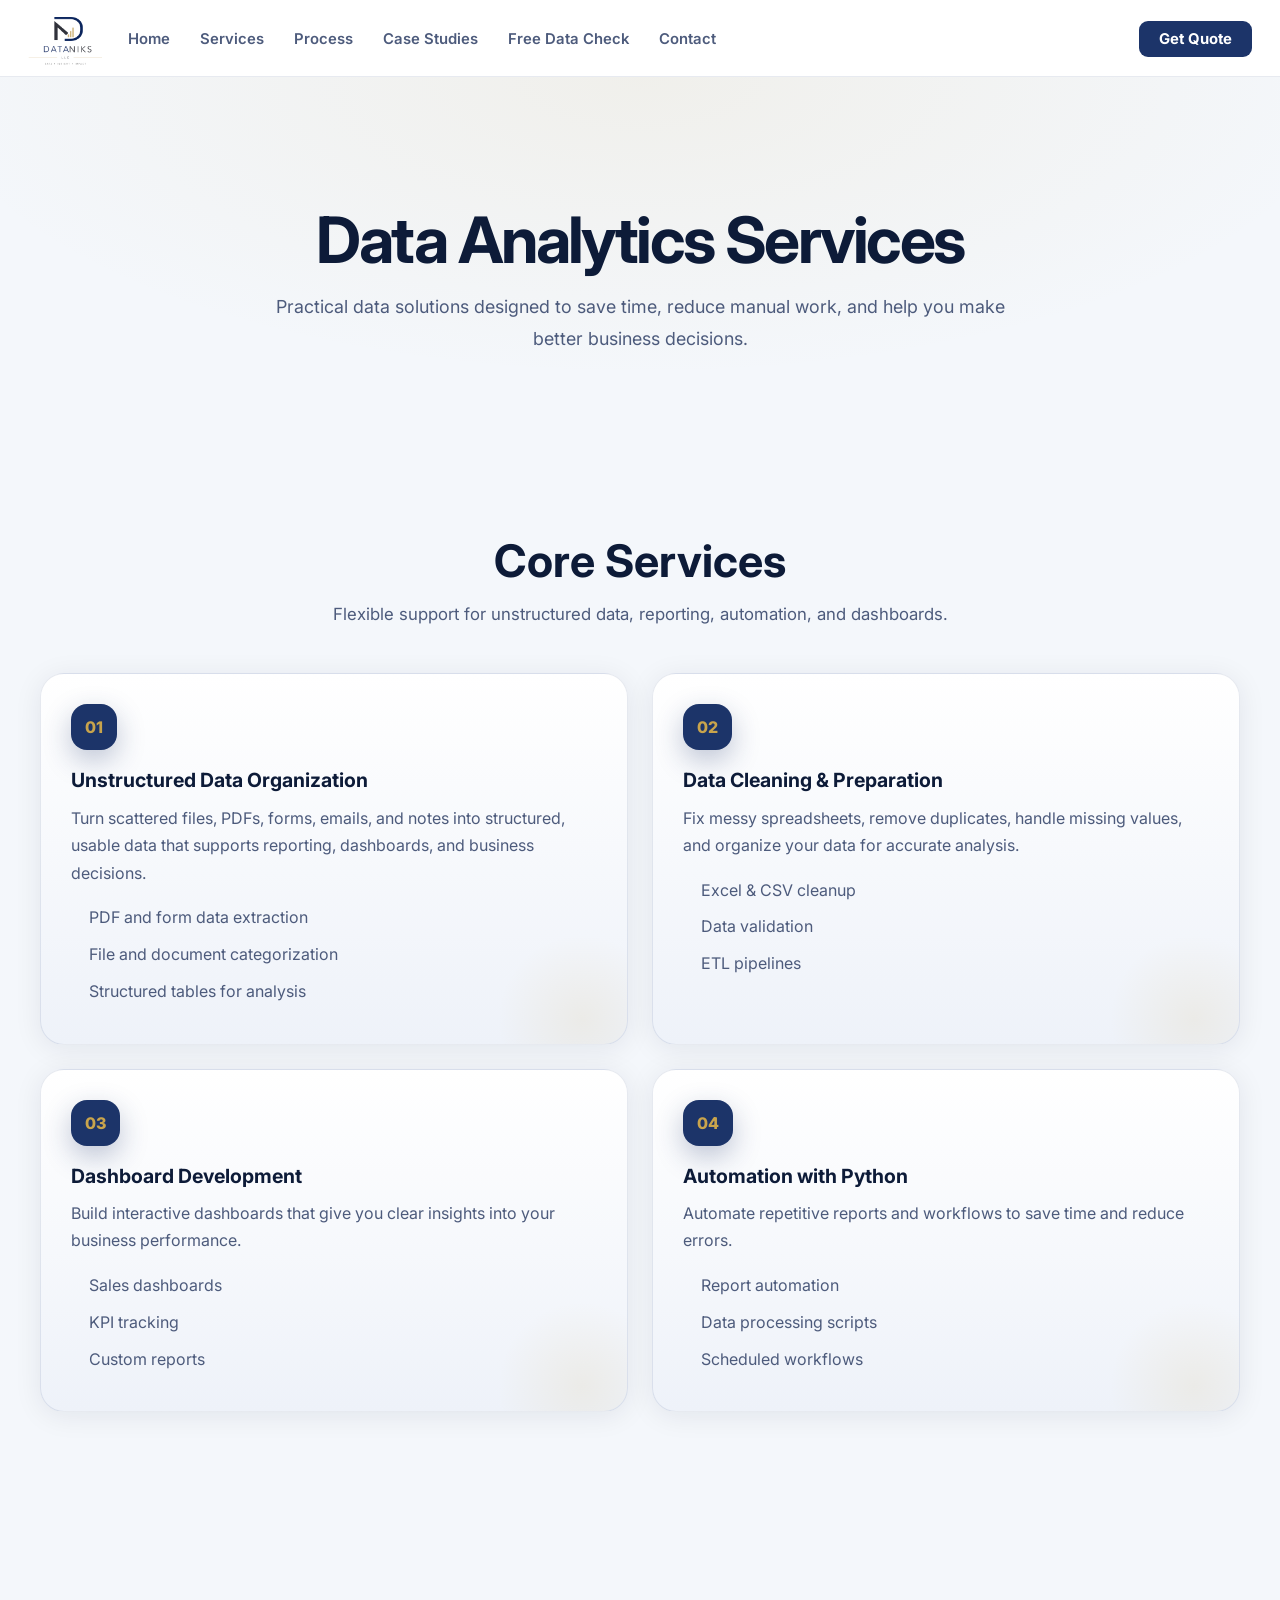
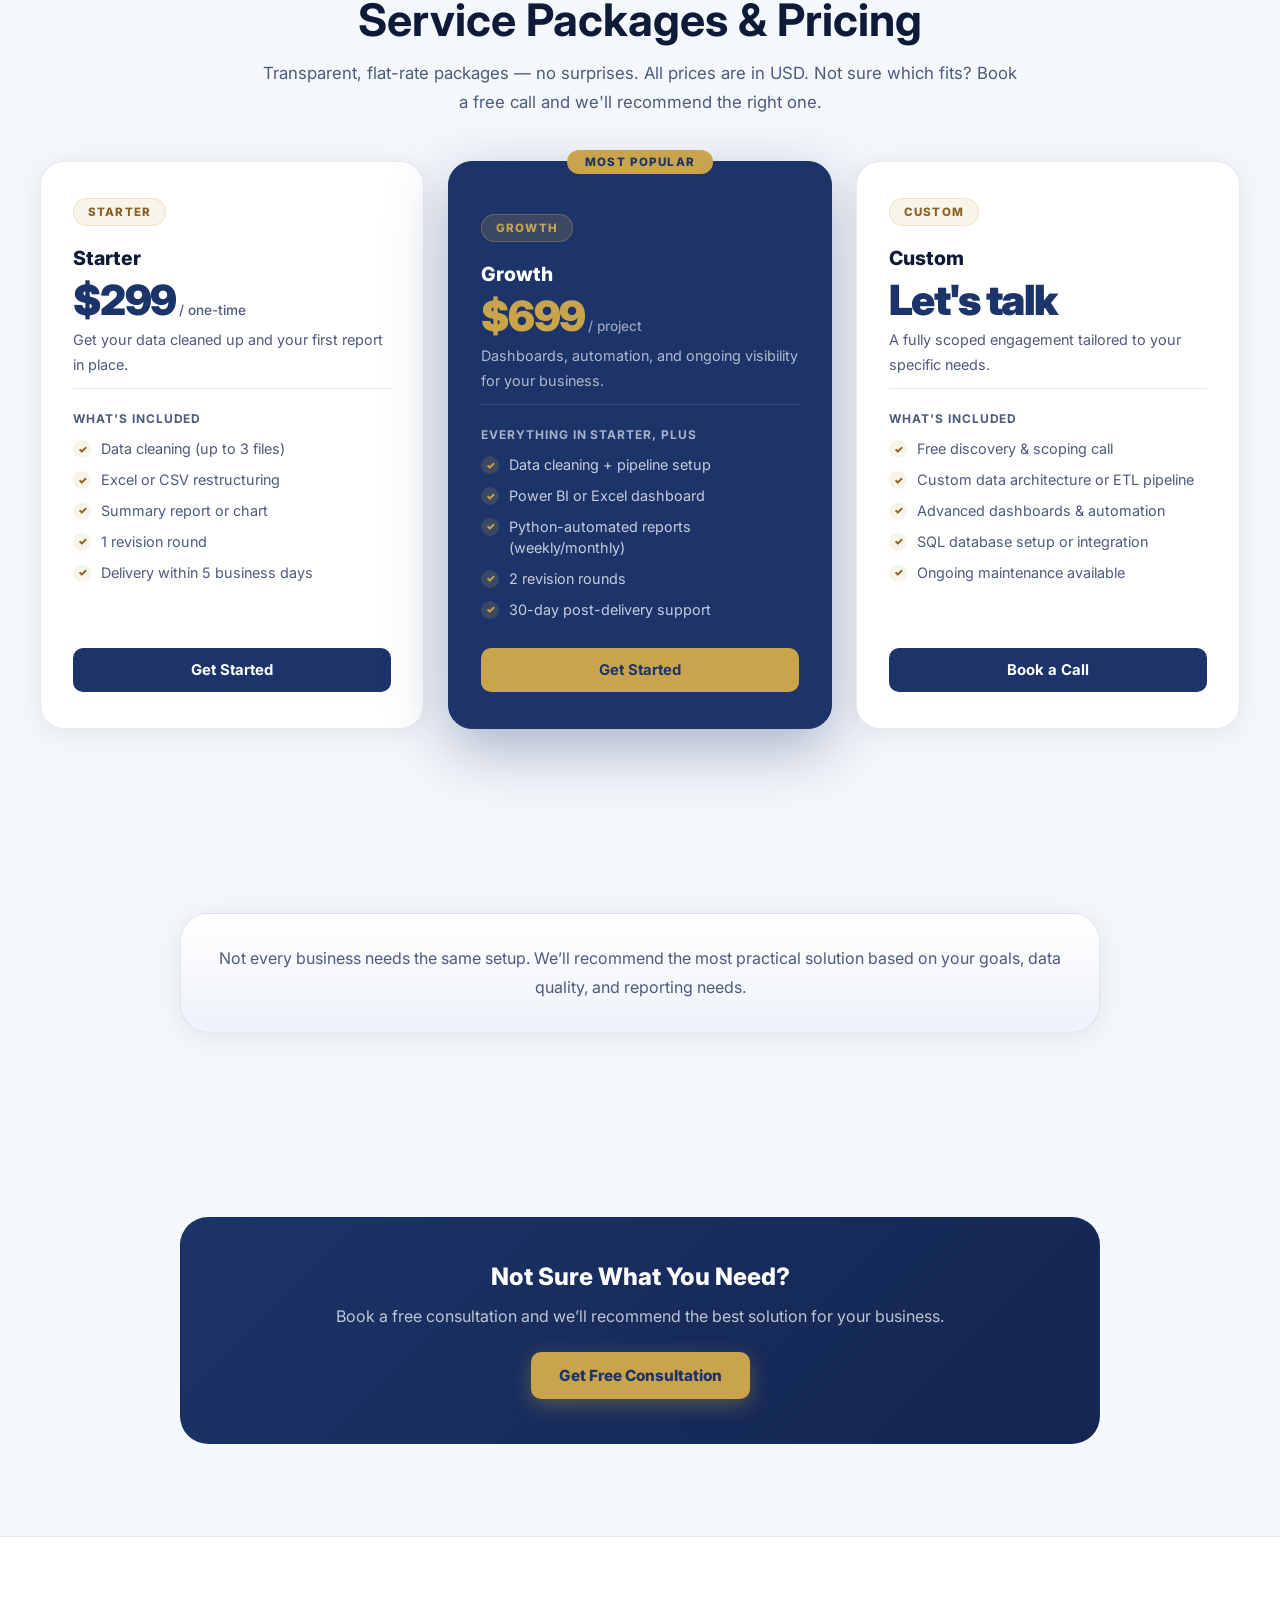
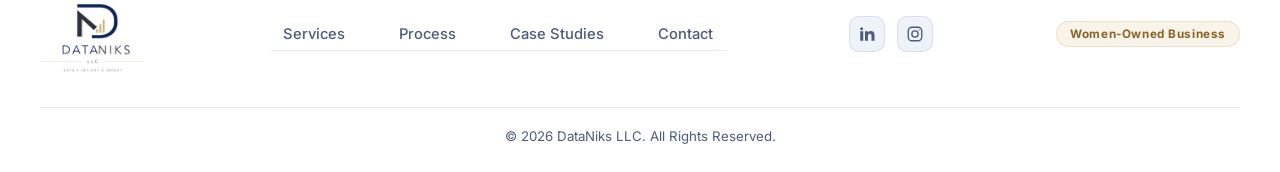
<file: DataNiks-services.html>
<!DOCTYPE html>
<html lang="en">
<head>
  <!-- Google tag (gtag.js) -->
<script async src="https://www.googletagmanager.com/gtag/js?id=G-20KFZWZDN9"></script>
<script>
  window.dataLayer = window.dataLayer || [];
  function gtag(){dataLayer.push(arguments);}
  gtag('js', new Date());

  gtag('config', 'G-20KFZWZDN9');
</script>
<meta charset="UTF-8">
<meta name="viewport" content="width=device-width, initial-scale=1">
<title>Data Analytics Services | Dashboard creation, SQL & Python | DataNiks LLC</title>
<meta name="description" content="Explore DataNiks LLC services: data cleaning, Power BI dashboards, SQL solutions, and automation for small businesses.">
<link rel="canonical" href="https://www.dataniks.com/DataNiks-services.html">
<meta name="theme-color" content="#1C3469">

<link rel="icon" type="image/x-icon" href="favicon.ico">
<link rel="icon" type="image/png" sizes="32x32" href="favicon-32x32.png">
<link rel="icon" type="image/png" sizes="16x16" href="favicon-16x16.png">
<link rel="apple-touch-icon" sizes="180x180" href="apple-touch-icon.png">

<meta property="og:type" content="website">
<meta property="og:site_name" content="DataNiks LLC">
<meta property="og:title" content="Data Analytics Services | DataNiks LLC">
<meta property="og:description" content="Data cleaning, Power BI dashboards, SQL solutions, and automation for small businesses — transparent, flat-rate packages.">
<meta property="og:url" content="https://www.dataniks.com/DataNiks-services.html">
<meta property="og:image" content="https://www.dataniks.com/og-image.jpg">
<meta property="og:image:width" content="1200">
<meta property="og:image:height" content="630">
<meta name="twitter:card" content="summary_large_image">
<meta name="twitter:title" content="Data Analytics Services | DataNiks LLC">
<meta name="twitter:description" content="Data cleaning, Power BI dashboards, SQL solutions, and automation for small businesses — transparent, flat-rate packages.">
<meta name="twitter:image" content="https://www.dataniks.com/og-image.jpg">

<link rel="stylesheet" href="styles.css">
<style>
.services-hero{padding:130px 20px 90px;background:radial-gradient(1200px 500px at 50% 0%, rgba(201,164,76,.09), transparent 60%)}
.services-hero h1{max-width:980px;margin:0 auto 18px;text-align:center;font-size:clamp(2.4rem,5vw,4.8rem);line-height:1.03;letter-spacing:-.04em}
.services-hero p{max-width:760px;margin:0 auto;text-align:center;font-size:1.12rem;line-height:1.8;color:var(--text-secondary)}
.services-grid{display:grid;grid-template-columns:repeat(2,minmax(0,1fr));gap:24px}
.service-card{position:relative;overflow:hidden;padding:30px;border-radius:24px;background:linear-gradient(180deg,var(--panel),var(--panel-2));border:1px solid var(--border);box-shadow:var(--shadow);transition:transform .25s ease,border-color .25s ease,box-shadow .25s ease}
.service-card::before{content:'';position:absolute;inset:auto -40px -60px auto;width:170px;height:170px;background:radial-gradient(circle, rgba(201,164,76,.10), transparent 70%);pointer-events:none}
.service-card:hover{transform:translateY(-8px);border-color:rgba(28,52,105,.2);box-shadow:0 30px 75px rgba(13,27,56,.18)}
.service-badge{display:inline-flex;align-items:center;justify-content:center;min-width:46px;height:46px;padding:0 14px;border-radius:16px;background:var(--navy);color:var(--gold);font-weight:800;box-shadow:0 10px 28px rgba(28,52,105,.28);margin-bottom:18px}
.service-card h3{margin:0 0 12px;font-size:1.22rem;line-height:1.25;color:var(--text-primary)}
.service-card p{margin:0 0 16px;color:var(--text-secondary);line-height:1.72;font-size:1rem}
.service-list{margin:0;padding-left:18px;color:var(--text-secondary);line-height:1.8}
.service-list li{margin-bottom:8px}
.packages-grid{display:grid;grid-template-columns:repeat(3,minmax(0,1fr));gap:24px;align-items:stretch}
.package-card{
  position:relative;overflow:visible;
  padding:36px 32px;border-radius:24px;
  background:var(--panel);
  border:1px solid var(--border);box-shadow:var(--shadow);
  transition:transform .25s ease,border-color .25s ease,box-shadow .25s ease;
  display:flex;flex-direction:column;
}
.package-card:hover{transform:translateY(-6px);border-color:rgba(28,52,105,.2);box-shadow:var(--shadow-md)}
/* Popular (middle) card */
.package-card.popular{
  background:var(--navy);
  border-color:var(--navy);
  box-shadow:0 20px 60px rgba(28,52,105,.35);
  padding-top:52px;
}
.package-card.popular:hover{transform:translateY(-8px);box-shadow:0 30px 80px rgba(28,52,105,.45)}
.popular-badge{
  position:absolute;top:0;left:50%;transform:translateX(-50%) translateY(-50%);
  background:var(--gold);color:var(--navy);
  font-size:.72rem;font-weight:800;letter-spacing:.1em;text-transform:uppercase;
  padding:5px 18px;border-radius:999px;white-space:nowrap;
}
.package-pill{
  display:inline-flex;padding:6px 14px;border-radius:999px;
  background:var(--gold-pale);color:var(--gold-deep);
  border:1px solid rgba(201,164,76,.22);
  font-size:.72rem;font-weight:800;letter-spacing:.1em;text-transform:uppercase;
  margin-bottom:20px;align-self:flex-start;
}
.package-card.popular .package-pill{background:rgba(201,164,76,.18);border-color:rgba(201,164,76,.35);color:var(--gold)}
.package-card h3{margin:0 0 6px;font-size:1.22rem;color:var(--text-primary);font-weight:800}
.package-card.popular h3{color:#fff}
.pkg-price{
  display:flex;align-items:baseline;gap:4px;
  margin:4px 0 6px;
}
.pkg-amount{font-size:2.6rem;font-weight:900;color:var(--navy);letter-spacing:-.04em;line-height:1}
.package-card.popular .pkg-amount{color:var(--gold)}
.pkg-period{font-size:.85rem;color:var(--text-secondary);font-weight:500}
.package-card.popular .pkg-period{color:rgba(255,255,255,.55)}
.pkg-tagline{font-size:.9rem;color:var(--text-secondary);margin:0 0 22px;line-height:1.5}
.package-card.popular .pkg-tagline{color:rgba(255,255,255,.65)}
.pkg-divider{border:none;border-top:1px solid var(--border);margin:0 0 20px}
.package-card.popular .pkg-divider{border-color:rgba(255,255,255,.12)}
.pkg-label{font-size:.75rem;font-weight:700;letter-spacing:.08em;text-transform:uppercase;color:var(--text-secondary);margin-bottom:12px}
.package-card.popular .pkg-label{color:rgba(255,255,255,.62)}
.check-list{list-style:none;padding:0;margin:0 0 28px;display:flex;flex-direction:column;gap:10px}
.check-list li{
  display:flex;align-items:flex-start;gap:10px;
  font-size:.9rem;color:var(--text-secondary);line-height:1.45;
}
.package-card.popular .check-list li{color:rgba(255,255,255,.75)}
.check-list li::before{
  content:'✓';
  flex-shrink:0;width:18px;height:18px;border-radius:50%;
  background:var(--gold-pale);color:var(--gold-deep);
  font-size:.65rem;font-weight:900;
  display:grid;place-items:center;margin-top:1px;
}
.package-card.popular .check-list li::before{background:rgba(201,164,76,.18);color:var(--gold)}
.pkg-btn{
  display:block;text-align:center;
  padding:13px 20px;border-radius:10px;
  font-weight:700;font-size:.93rem;
  background:var(--navy);color:#fff;
  transition:background .15s,transform .15s;
  margin-top:auto;
}
.pkg-btn:hover{background:var(--navy-dark);transform:translateY(-2px)}
.package-card.popular .pkg-btn{background:var(--gold);color:var(--navy)}
.package-card.popular .pkg-btn:hover{background:var(--gold-light)}
.package-card p{margin:0 0 10px;color:var(--text-secondary);line-height:1.72}
.note-panel{max-width:920px;margin:0 auto;padding:30px;border-radius:28px;background:linear-gradient(180deg,var(--panel),var(--panel-2));border:1px solid var(--border);box-shadow:var(--shadow)}
.note-panel p{margin:0;text-align:center;color:var(--text-secondary);line-height:1.8}
.cta-panel{max-width:920px;margin:0 auto;padding:44px;border-radius:28px;background:linear-gradient(135deg,var(--navy),var(--navy-dark));border:1px solid transparent;text-align:center}
.cta-panel h2{color:#fff!important}
.cta-panel p{margin:0 0 22px;color:rgba(255,255,255,.72);line-height:1.7}
.service-section{padding:92px 20px}
.section-title{margin:0 0 14px;text-align:center;font-size:clamp(2rem,3.5vw,3.25rem);line-height:1.08}
.section-subtitle{max-width:760px;margin:0 auto 44px;text-align:center;color:var(--text-secondary);line-height:1.75;font-size:1.05rem}
@media (max-width:1000px){.packages-grid,.services-grid{grid-template-columns:1fr 1fr}}
@media (max-width:680px){.packages-grid,.services-grid{grid-template-columns:1fr}.services-hero{padding-top:110px}}
</style>
</head>
<body class="light">
<nav><ul><li class="nav-brand"><a href="index.html"><img src="logo.png" alt="DataNiks LLC" class="nav-logo"></a></li><li class="nav-toggle-wrap"><button class="nav-toggle" aria-label="Toggle menu" aria-expanded="false"><span></span><span></span><span></span></button></li><li><a href="index.html">Home</a></li><li><a href="DataNiks-services.html">Services</a></li><li><a href="DataNiks-process.html">Process</a></li><li><a href="DataNiks-cases.html">Case Studies</a></li><li><a href="DataNiks-data-check.html">Free Data Check</a></li><li><a href="DataNiks-contact.html">Contact</a></li><li class="nav-spacer"></li><li><a class="nav-cta" href="DataNiks-contact.html">Get Quote</a></li></ul></nav>
<section class="services-hero">
  <h1>Data Analytics Services</h1>
  <p>Practical data solutions designed to save time, reduce manual work, and help you make better business decisions.</p>
</section>
<section class="service-section">
  <div class="section-inner">
    <h2 class="section-title">Core Services</h2>
    <p class="section-subtitle">Flexible support for unstructured data, reporting, automation, and dashboards.</p>
    <div class="services-grid">
      <article class="service-card">
        <div class="service-badge">01</div>
        <h3>Unstructured Data Organization</h3>
        <p>Turn scattered files, PDFs, forms, emails, and notes into structured, usable data that supports reporting, dashboards, and business decisions.</p>
        <ul class="service-list"><li>PDF and form data extraction</li><li>File and document categorization</li><li>Structured tables for analysis</li></ul>
      </article>
      <article class="service-card">
        <div class="service-badge">02</div>
        <h3>Data Cleaning &amp; Preparation</h3>
        <p>Fix messy spreadsheets, remove duplicates, handle missing values, and organize your data for accurate analysis.</p>
        <ul class="service-list"><li>Excel &amp; CSV cleanup</li><li>Data validation</li><li>ETL pipelines</li></ul>
      </article>
      <article class="service-card">
        <div class="service-badge">03</div>
        <h3>Dashboard Development </h3>
        <p>Build interactive dashboards that give you clear insights into your business performance.</p>
        <ul class="service-list"><li>Sales dashboards</li><li>KPI tracking</li><li>Custom reports</li></ul>
      </article>
      <article class="service-card">
        <div class="service-badge">04</div>
        <h3>Automation with Python</h3>
        <p>Automate repetitive reports and workflows to save time and reduce errors.</p>
        <ul class="service-list"><li>Report automation</li><li>Data processing scripts</li><li>Scheduled workflows</li></ul>
      </article>
    </div>
  </div>
</section>
<section class="service-section">
  <div class="section-inner">
    <h2 class="section-title">Service Packages &amp; Pricing</h2>
    <p class="section-subtitle">Transparent, flat-rate packages — no surprises. All prices are in USD. Not sure which fits? Book a free call and we'll recommend the right one.</p>
    <div class="packages-grid">

      <!-- STARTER -->
      <article class="package-card">
        <div class="package-pill">Starter</div>
        <h3>Starter</h3>
        <div class="pkg-price">
          <span class="pkg-amount">$299</span>
          <span class="pkg-period">/ one-time</span>
        </div>
        <p class="pkg-tagline">Get your data cleaned up and your first report in place.</p>
        <hr class="pkg-divider">
        <p class="pkg-label">What's included</p>
        <ul class="check-list">
          <li>Data cleaning (up to 3 files)</li>
          <li>Excel or CSV restructuring</li>
          <li>Summary report or chart</li>
          <li>1 revision round</li>
          <li>Delivery within 5 business days</li>
        </ul>
        <a class="pkg-btn" href="DataNiks-contact.html">Get Started</a>
      </article>

      <!-- GROWTH (popular) -->
      <article class="package-card popular">
        <div class="popular-badge">Most Popular</div>
        <div class="package-pill">Growth</div>
        <h3>Growth</h3>
        <div class="pkg-price">
          <span class="pkg-amount">$699</span>
          <span class="pkg-period">/ project</span>
        </div>
        <p class="pkg-tagline">Dashboards, automation, and ongoing visibility for your business.</p>
        <hr class="pkg-divider">
        <p class="pkg-label">Everything in Starter, plus</p>
        <ul class="check-list">
          <li>Data cleaning + pipeline setup</li>
          <li>Power BI or Excel dashboard</li>
          <li>Python-automated reports (weekly/monthly)</li>
          <li>2 revision rounds</li>
          <li>30-day post-delivery support</li>
        </ul>
        <a class="pkg-btn" href="DataNiks-contact.html">Get Started</a>
      </article>

      <!-- CUSTOM -->
      <article class="package-card">
        <div class="package-pill">Custom</div>
        <h3>Custom</h3>
        <div class="pkg-price">
          <span class="pkg-amount">Let's talk</span>
        </div>
        <p class="pkg-tagline">A fully scoped engagement tailored to your specific needs.</p>
        <hr class="pkg-divider">
        <p class="pkg-label">What's included</p>
        <ul class="check-list">
          <li>Free discovery &amp; scoping call</li>
          <li>Custom data architecture or ETL pipeline</li>
          <li>Advanced dashboards &amp; automation</li>
          <li>SQL database setup or integration</li>
          <li>Ongoing maintenance available</li>
        </ul>
        <a class="pkg-btn" href="DataNiks-contact.html">Book a Call</a>
      </article>

    </div>
  </div>
</section>
<section class="service-section">
  <div class="note-panel">
    <p>Not every business needs the same setup. We’ll recommend the most practical solution based on your goals, data quality, and reporting needs.</p>
  </div>
</section>
<section class="service-section">
  <div class="cta-panel">
    <h2 style="margin:0 0 12px;">Not Sure What You Need?</h2>
    <p>Book a free consultation and we’ll recommend the best solution for your business.</p>
    <a class="btn btn-gold" href="DataNiks-contact.html">Get Free Consultation</a>
  </div>
</section>
<footer>
  <div class="footer-inner">
    <img src="logo.png" alt="DataNiks LLC" class="footer-logo">
    <nav class="footer-links">
      <a href="DataNiks-services.html">Services</a>
      <a href="DataNiks-process.html">Process</a>
      <a href="DataNiks-cases.html">Case Studies</a>
      <a href="DataNiks-contact.html">Contact</a>
    </nav>
    <div class="footer-social">
      <a href="https://www.linkedin.com/company/dataniks-llc/" target="_blank" rel="noopener" aria-label="DataNiks LLC on LinkedIn"><svg viewBox="0 0 24 24" fill="currentColor"><path d="M6.94 5a2 2 0 11-4-.002 2 2 0 014 .002zM7 8.48H3V21h4V8.48zm6.32 0H9.34V21h3.94v-6.57c0-3.66 4.77-3.96 4.77 0V21H22v-7.93c0-6.17-7.06-5.94-8.68-2.91V8.48z"/></svg></a>
      <a href="https://www.instagram.com/dataniks/" target="_blank" rel="noopener" aria-label="DataNiks LLC on Instagram"><svg viewBox="0 0 24 24" fill="none" stroke="currentColor" stroke-width="1.8"><rect x="3" y="3" width="18" height="18" rx="5"/><circle cx="12" cy="12" r="4.2"/><circle cx="17.2" cy="6.8" r=".9" fill="currentColor" stroke="none"/></svg></a>
    </div>
    <span class="footer-badge">Women-Owned Business</span>
  </div>
  <p class="footer-copy">© 2026 DataNiks LLC. All Rights Reserved.</p>
</footer>
<script src="script.js"></script></body></html>
</file>
<file: styles.css>
@import url('https://fonts.googleapis.com/css2?family=Inter:wght@400;500;600;700;800;900&display=swap');

/* ── DESIGN TOKENS ─────────────────────────────────────────────────── */
:root{
  --navy:          #1C3469;
  --navy-dark:     #132550;
  --navy-light:    #253D82;
  --gold:          #C9A44C;
  --gold-light:    #D4B86A;
  --gold-pale:     rgba(201,164,76,.12);
  --gold-deep:     #8A6324; /* WCAG AA-safe gold for text on light backgrounds (5.4:1 on white) */
  --bg:            #F4F7FB;
  --bg-soft:       #FFFFFF;
  --panel:         #FFFFFF;
  --panel-2:       #EEF2F9;
  --text-primary:  #0D1B38;
  --text-secondary:#4D5B7C;
  --border:        rgba(28,52,105,.1);
  --shadow:        0 4px 28px rgba(13,27,56,.08);
  --shadow-md:     0 10px 48px rgba(13,27,56,.13);
  --radius:        16px;
  --radius-lg:     24px;
  /* legacy alias so inner-page vars still resolve */
  --accent:        #1C3469;
  --accent2:       #C9A44C;
  --bg-dark:       #0a0e1a;
}

/* ── RESET ──────────────────────────────────────────────────────────── */
*{box-sizing:border-box;margin:0;padding:0}
html{scroll-behavior:smooth}
body{
  font-family:'Inter',system-ui,-apple-system,sans-serif;
  background:var(--bg);
  color:var(--text-primary);
  overflow-x:hidden;
  -webkit-font-smoothing:antialiased;
}
a{color:inherit;text-decoration:none}
img{max-width:100%;display:block}
ul{list-style:none}

/* ── NAV ────────────────────────────────────────────────────────────── */
nav{
  position:sticky;top:0;z-index:1000;
  backdrop-filter:blur(20px);
  -webkit-backdrop-filter:blur(20px);
  background:rgba(255,255,255,.94);
  border-bottom:1px solid var(--border);
}
nav ul{
  position:relative;
  max-width:1280px;margin:0 auto;
  padding:6px 28px;
  display:flex;gap:4px;align-items:center;
}
nav a{
  font-size:.93rem;font-weight:600;
  color:var(--text-secondary);
  padding:7px 13px;border-radius:8px;
  transition:color .15s,background .15s;
}
nav a:hover{color:var(--navy);background:rgba(28,52,105,.06)}
.nav-brand a{display:flex;align-items:center;padding:0;margin-right:8px}
.nav-logo{height:64px;width:auto;display:block}
.nav-spacer{flex:1}
.nav-cta{
  background:var(--navy)!important;color:#fff!important;
  font-weight:700!important;padding:9px 20px!important;
  border-radius:9px!important;font-size:.93rem!important;
  transition:background .15s,transform .15s!important;
}
.nav-cta:hover{background:var(--navy-dark)!important;transform:translateY(-1px)!important}

/* Hamburger toggle (hidden on desktop, shown <=900px) */
.nav-toggle-wrap{display:none;margin-left:auto;order:99}
.nav-toggle{
  display:flex;flex-direction:column;justify-content:center;gap:5px;
  width:38px;height:38px;
  border:none;background:transparent;cursor:pointer;padding:0;
}
.nav-toggle span{
  display:block;width:24px;height:2px;margin:0 auto;
  background:var(--navy);border-radius:2px;
  transition:transform .2s,opacity .2s;
}
.nav-toggle.open span:nth-child(1){transform:translateY(7px) rotate(45deg)}
.nav-toggle.open span:nth-child(2){opacity:0}
.nav-toggle.open span:nth-child(3){transform:translateY(-7px) rotate(-45deg)}

/* ── BUTTONS ────────────────────────────────────────────────────────── */
.btn{
  display:inline-flex;align-items:center;justify-content:center;
  padding:14px 28px;border-radius:10px;
  font-weight:700;font-size:.96rem;
  transition:transform .2s,box-shadow .2s,background .2s,border-color .2s;
}
.btn:hover{transform:translateY(-2px)}
.btn-primary{
  background:var(--navy);color:#fff;
  box-shadow:0 6px 20px rgba(28,52,105,.28);
}
.btn-primary:hover{background:var(--navy-dark);box-shadow:0 10px 30px rgba(28,52,105,.36)}
.btn-secondary{
  border:2px solid var(--border);
  color:var(--text-primary);background:var(--bg-soft);
}
.btn-secondary:hover{border-color:var(--navy);color:var(--navy)}
.btn-gold{
  background:var(--gold);color:var(--navy);
  box-shadow:0 6px 20px rgba(201,164,76,.34);
  font-weight:800;
}
.btn-gold:hover{background:var(--gold-light);box-shadow:0 10px 30px rgba(201,164,76,.42)}

/* ── LAYOUT HELPERS ─────────────────────────────────────────────────── */
.section{padding:96px 20px}
.section-inner{max-width:1200px;margin:0 auto}
.section h2{
  margin-bottom:14px;text-align:center;
  font-size:clamp(1.9rem,3.5vw,3rem);
  line-height:1.1;font-weight:800;color:var(--text-primary);
}
.section-subtitle{
  max-width:680px;margin:0 auto 52px;
  text-align:center;line-height:1.75;
  font-size:1.05rem;color:var(--text-secondary);
}

/* ── HERO ───────────────────────────────────────────────────────────── */
.hero{
  padding:72px 20px 80px;
  background:var(--bg-soft);
  position:relative;overflow:hidden;
}
.hero::before{
  content:'';position:absolute;inset:0;
  background:
    radial-gradient(800px 600px at 70% 40%, rgba(201,164,76,.07), transparent 65%),
    radial-gradient(600px 500px at -5% 60%, rgba(28,52,105,.07), transparent 60%);
  pointer-events:none;
}
/* dotted grid pattern */
.hero::after{
  content:'';position:absolute;inset:0;
  background-image:radial-gradient(circle, rgba(28,52,105,.08) 1px, transparent 1px);
  background-size:32px 32px;
  pointer-events:none;mask-image:radial-gradient(ellipse 80% 80% at 50% 50%,black 40%,transparent 100%);
}
.hero-grid{
  display:grid;grid-template-columns:1fr 1fr;
  gap:64px;align-items:center;position:relative;z-index:1;
}
.hero-text .trust-badge{margin-bottom:22px}
.hero-text h1{
  font-size:clamp(2.4rem,4.5vw,3.8rem);
  line-height:1.04;letter-spacing:-.04em;
  color:var(--text-primary);margin-bottom:22px;font-weight:900;
}
.hero-text h1 .hl{
  background:linear-gradient(135deg,var(--navy) 30%,var(--gold));
  -webkit-background-clip:text;-webkit-text-fill-color:transparent;background-clip:text;
}
.hero-text p{
  font-size:1.14rem;line-height:1.82;
  color:var(--text-secondary);margin-bottom:34px;
}
.hero-actions{display:flex;gap:14px;flex-wrap:wrap;margin-bottom:38px}
.hero-proof{
  display:flex;gap:36px;padding-top:28px;
  border-top:1px solid var(--border);
}
.proof-num{
  display:block;font-size:1.5rem;font-weight:900;
  color:var(--navy);letter-spacing:-.04em;margin-bottom:3px;
}
.proof-label{font-size:.8rem;color:var(--text-secondary);line-height:1.4}

/* Dashboard illustration */
.hero-visual{
  display:flex;align-items:center;justify-content:center;
  position:relative;
}
.hero-visual::before{
  content:'';position:absolute;
  width:360px;height:360px;border-radius:50%;
  background:radial-gradient(circle, rgba(201,164,76,.12), transparent 70%);
  pointer-events:none;
}
.dash-svg{
  width:100%;max-width:520px;
  filter:drop-shadow(0 20px 60px rgba(13,27,56,.16));
  border-radius:20px;
}

/* ── STATS STRIP ────────────────────────────────────────────────────── */
.stats-strip{
  padding:0;
  background:var(--navy);
}
.stats-grid{
  display:grid;grid-template-columns:repeat(4,1fr);
  max-width:1200px;margin:0 auto;
}
.stat-item{
  padding:44px 28px;text-align:center;
  border-right:1px solid rgba(255,255,255,.1);
  transition:background .2s;
}
.stat-item:last-child{border-right:none}
.stat-item:hover{background:rgba(255,255,255,.04)}
.stat-number{
  font-size:clamp(2rem,3vw,2.8rem);font-weight:900;
  letter-spacing:-.04em;color:var(--gold);
  -webkit-text-fill-color:var(--gold);
  background:none;line-height:1.1;margin-bottom:10px;
}
.stat-label{font-size:.86rem;color:rgba(255,255,255,.68);line-height:1.5}
.stats-sources{
  max-width:1200px;margin:0 auto;
  padding:14px 28px;
  font-size:.73rem;color:rgba(255,255,255,.35);
  border-top:1px solid rgba(255,255,255,.06);
}

/* ── SERVICE CARDS ──────────────────────────────────────────────────── */
.services-grid{display:grid;grid-template-columns:repeat(2,1fr);gap:20px}
.service-card{
  position:relative;overflow:hidden;
  padding:32px;border-radius:var(--radius-lg);
  background:var(--panel);
  border:1px solid var(--border);
  box-shadow:var(--shadow);
  transition:transform .25s,border-color .25s,box-shadow .25s;
}
.service-card::after{
  content:'';position:absolute;
  top:0;left:0;right:0;height:3px;
  background:linear-gradient(90deg,var(--navy),var(--gold));
  opacity:0;transition:opacity .25s;
}
.service-card:hover{
  transform:translateY(-6px);
  border-color:rgba(28,52,105,.2);
  box-shadow:var(--shadow-md);
}
.service-card:hover::after{opacity:1}
.service-top{
  display:flex;align-items:center;justify-content:space-between;
  gap:12px;margin-bottom:20px;
}
.service-icon{
  width:52px;height:52px;border-radius:14px;
  display:grid;place-items:center;
  background:var(--navy);
  box-shadow:0 6px 18px rgba(28,52,105,.22);
}
.service-tag{
  font-size:.72rem;letter-spacing:.14em;
  text-transform:uppercase;font-weight:700;
  color:var(--gold-deep);
}
.service-card h3{
  margin-bottom:12px;font-size:1.18rem;
  line-height:1.3;color:var(--text-primary);font-weight:700;
}
.service-card p{
  color:var(--text-secondary);line-height:1.72;font-size:.97rem;
}
/* list inside service cards (services page) */
.service-list{
  padding-left:18px;color:var(--text-secondary);line-height:1.8;
}
.service-list li{margin-bottom:6px}

/* ── ABOUT / CTA PANELS ─────────────────────────────────────────────── */
.about-panel,.cta-panel{
  max-width:960px;margin:0 auto;
  padding:44px;border-radius:var(--radius-lg);
  border:1px solid var(--border);
}
.about-panel{background:var(--panel);box-shadow:var(--shadow)}
.about-panel p{
  text-align:center;font-size:1.07rem;
  line-height:1.85;color:var(--text-secondary);
}
.cta-panel{
  background:linear-gradient(135deg,var(--navy),var(--navy-dark));
  border-color:transparent;text-align:center;
}
.cta-panel h2{color:#fff!important;font-weight:800!important}
.cta-panel p{color:rgba(255,255,255,.72);line-height:1.7;margin-bottom:28px}

/* ── TRUST BADGE ────────────────────────────────────────────────────── */
.trust-badge{
  display:inline-flex;align-items:center;gap:8px;
  padding:7px 16px;border-radius:999px;
  font-size:.77rem;font-weight:700;
  letter-spacing:.07em;text-transform:uppercase;
  background:var(--gold-pale);color:var(--gold-deep);
  border:1px solid rgba(201,164,76,.28);
}

/* ── GLASS CARD ─────────────────────────────────────────────────────── */
.glass-card{
  background:var(--panel);border:1px solid var(--border);
  border-radius:var(--radius-lg);box-shadow:var(--shadow);
}

/* ── FOOTER ─────────────────────────────────────────────────────────── */
footer{
  background:var(--bg-soft);
  border-top:1px solid var(--border);
  padding:52px 20px 28px;
}
footer .footer-inner{
  max-width:1200px;margin:0 auto;
  display:flex;flex-wrap:wrap;
  align-items:center;justify-content:space-between;
  gap:24px;
  padding-bottom:28px;
  border-bottom:1px solid var(--border);
  margin-bottom:20px;
}
.footer-logo{height:90px;width:auto;display:block}
footer .footer-links{display:flex;gap:28px;flex-wrap:wrap}
footer .footer-links a{
  font-size:.92rem;color:var(--text-secondary);
  font-weight:500;transition:color .15s;
}
footer .footer-links a:hover{color:var(--navy)}
footer .footer-copy{
  max-width:1200px;margin:0 auto;
  font-size:.83rem;color:var(--text-secondary);text-align:center;
}
.footer-social{display:flex;gap:12px;align-items:center}
.footer-social a{
  width:36px;height:36px;border-radius:10px;
  display:grid;place-items:center;
  background:var(--panel-2);color:var(--text-secondary);
  border:1px solid var(--border);
  transition:background .15s,color .15s,border-color .15s;
}
.footer-social a:hover{background:var(--navy);color:#fff;border-color:var(--navy)}
.footer-social svg{width:18px;height:18px}
.footer-badge{
  font-size:.73rem;font-weight:700;color:var(--gold-deep);
  background:var(--gold-pale);border:1px solid rgba(201,164,76,.25);
  padding:5px 13px;border-radius:999px;letter-spacing:.05em;
  white-space:nowrap;
}


/* ── RESPONSIVE ─────────────────────────────────────────────────────── */
@media(max-width:900px){
  .hero-grid{grid-template-columns:1fr;gap:40px}
  .hero-visual{display:none}
  .hero-text h1{font-size:clamp(2rem,6vw,2.8rem)}
  .services-grid{grid-template-columns:1fr}
  .stats-grid{grid-template-columns:repeat(2,1fr)}
  .section{padding:72px 20px}

  /* Mobile/tablet nav: collapse into hamburger menu */
  .nav-logo{height:48px}
  nav ul{gap:0;padding:8px 16px;flex-wrap:nowrap}
  .nav-toggle-wrap{display:flex}
  nav ul li:not(.nav-brand):not(.nav-toggle-wrap){display:none}
  .nav-spacer{display:none}
  nav ul.nav-open{flex-wrap:wrap}
  nav ul.nav-open li:not(.nav-brand):not(.nav-toggle-wrap){
    display:block;width:100%;
  }
  nav ul.nav-open a{display:block;width:100%;padding:13px 10px;border-radius:8px}
  nav ul.nav-open .nav-cta{
    width:auto!important;display:inline-flex!important;
    text-align:center;margin:8px 10px 4px;
  }
}
@media(max-width:540px){
  .stats-grid{grid-template-columns:1fr}
  .hero-proof{flex-direction:column;gap:16px}
  .hero-actions{flex-direction:column}
  .hero-actions .btn{text-align:center}
}

/* ── ACCESSIBILITY: keep content visible if JS never runs (blocked/slow/ ── */
/*    error), and respect users who've asked for reduced motion ── */
.js-reveal-ready .glass-card,
.js-reveal-ready .service-card,
.js-reveal-ready .case-card,
.js-reveal-ready .process-card,
.js-reveal-ready .package-card{
  opacity:0;transform:translateY(24px);
  transition:opacity .5s ease,transform .5s ease;
}
.js-reveal-ready .glass-card.in-view,
.js-reveal-ready .service-card.in-view,
.js-reveal-ready .case-card.in-view,
.js-reveal-ready .process-card.in-view,
.js-reveal-ready .package-card.in-view{
  opacity:1;transform:none;
}
@media (prefers-reduced-motion: reduce){
  .glass-card,.service-card,.case-card,.process-card,.package-card{
    opacity:1!important;transform:none!important;transition:none!important;
  }
}
@media (max-width:900px){
  .footer-social a{width:44px;height:44px}
}
</file>
